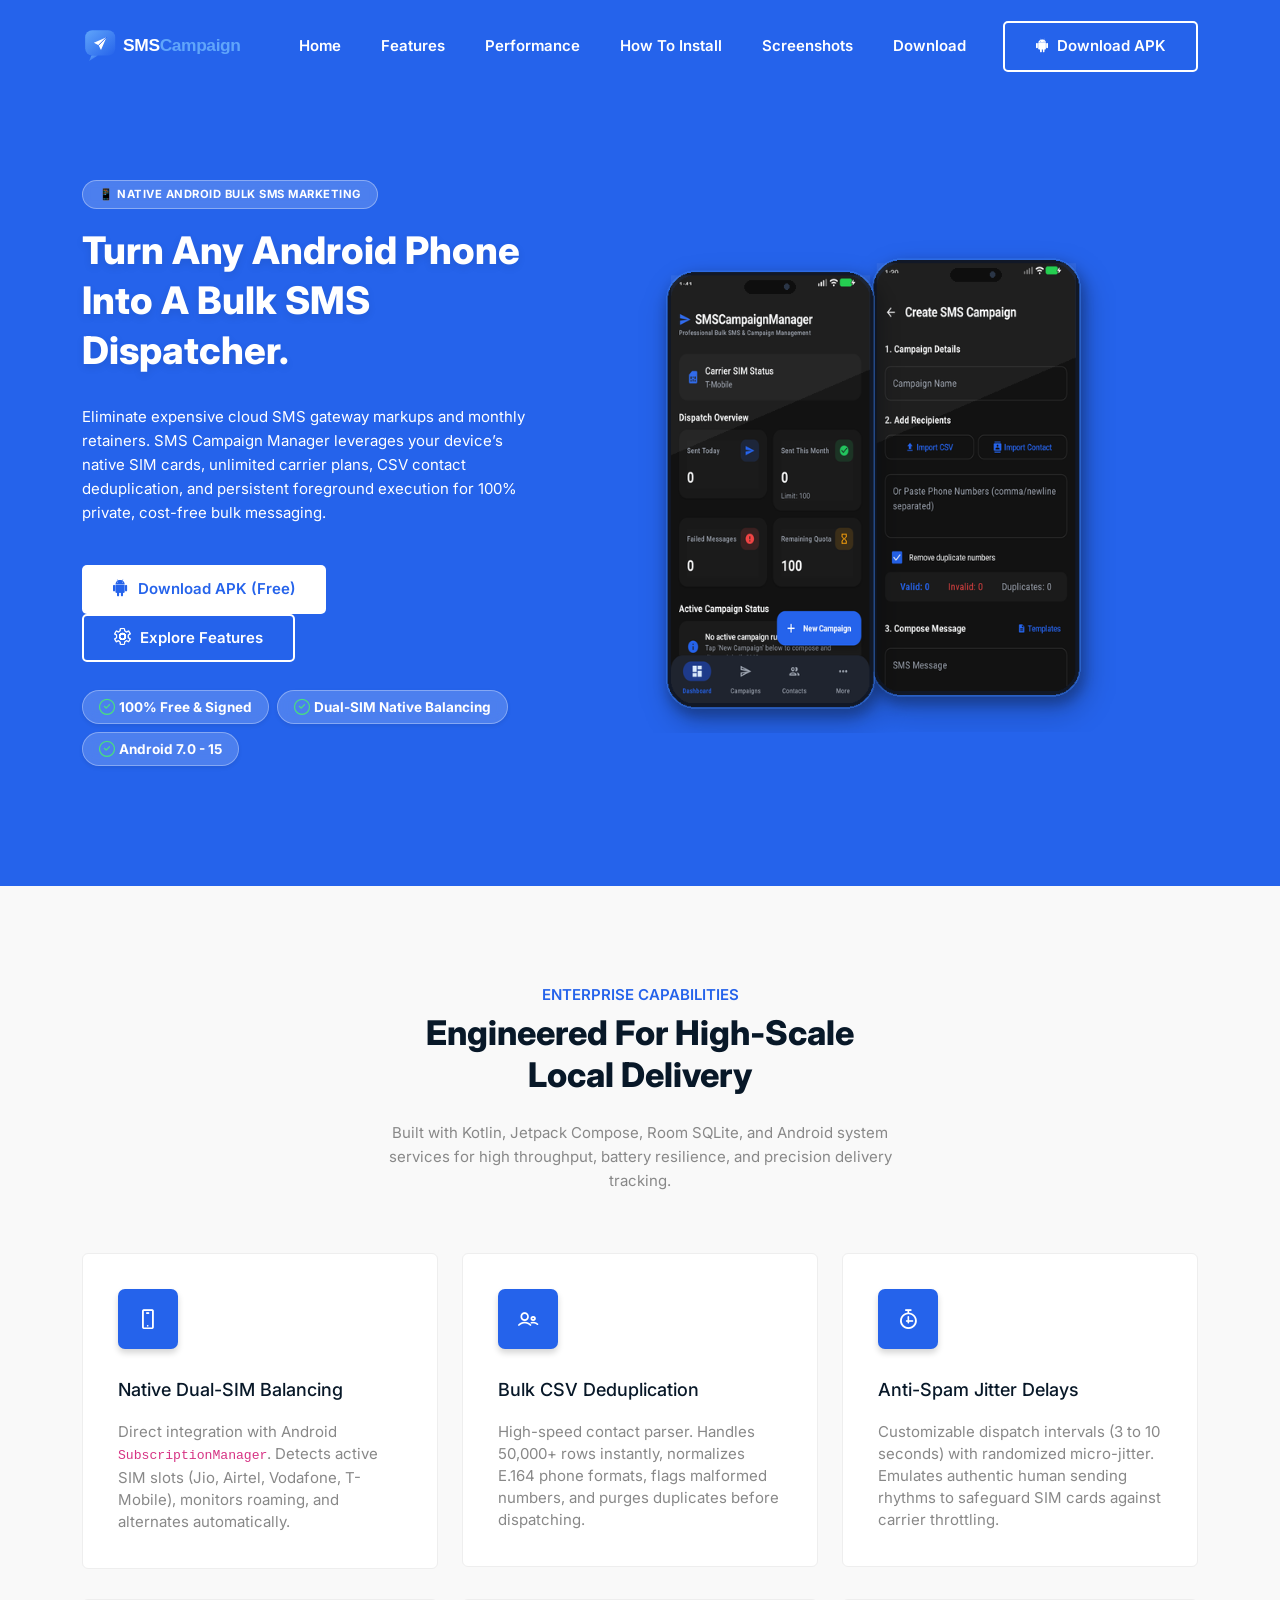
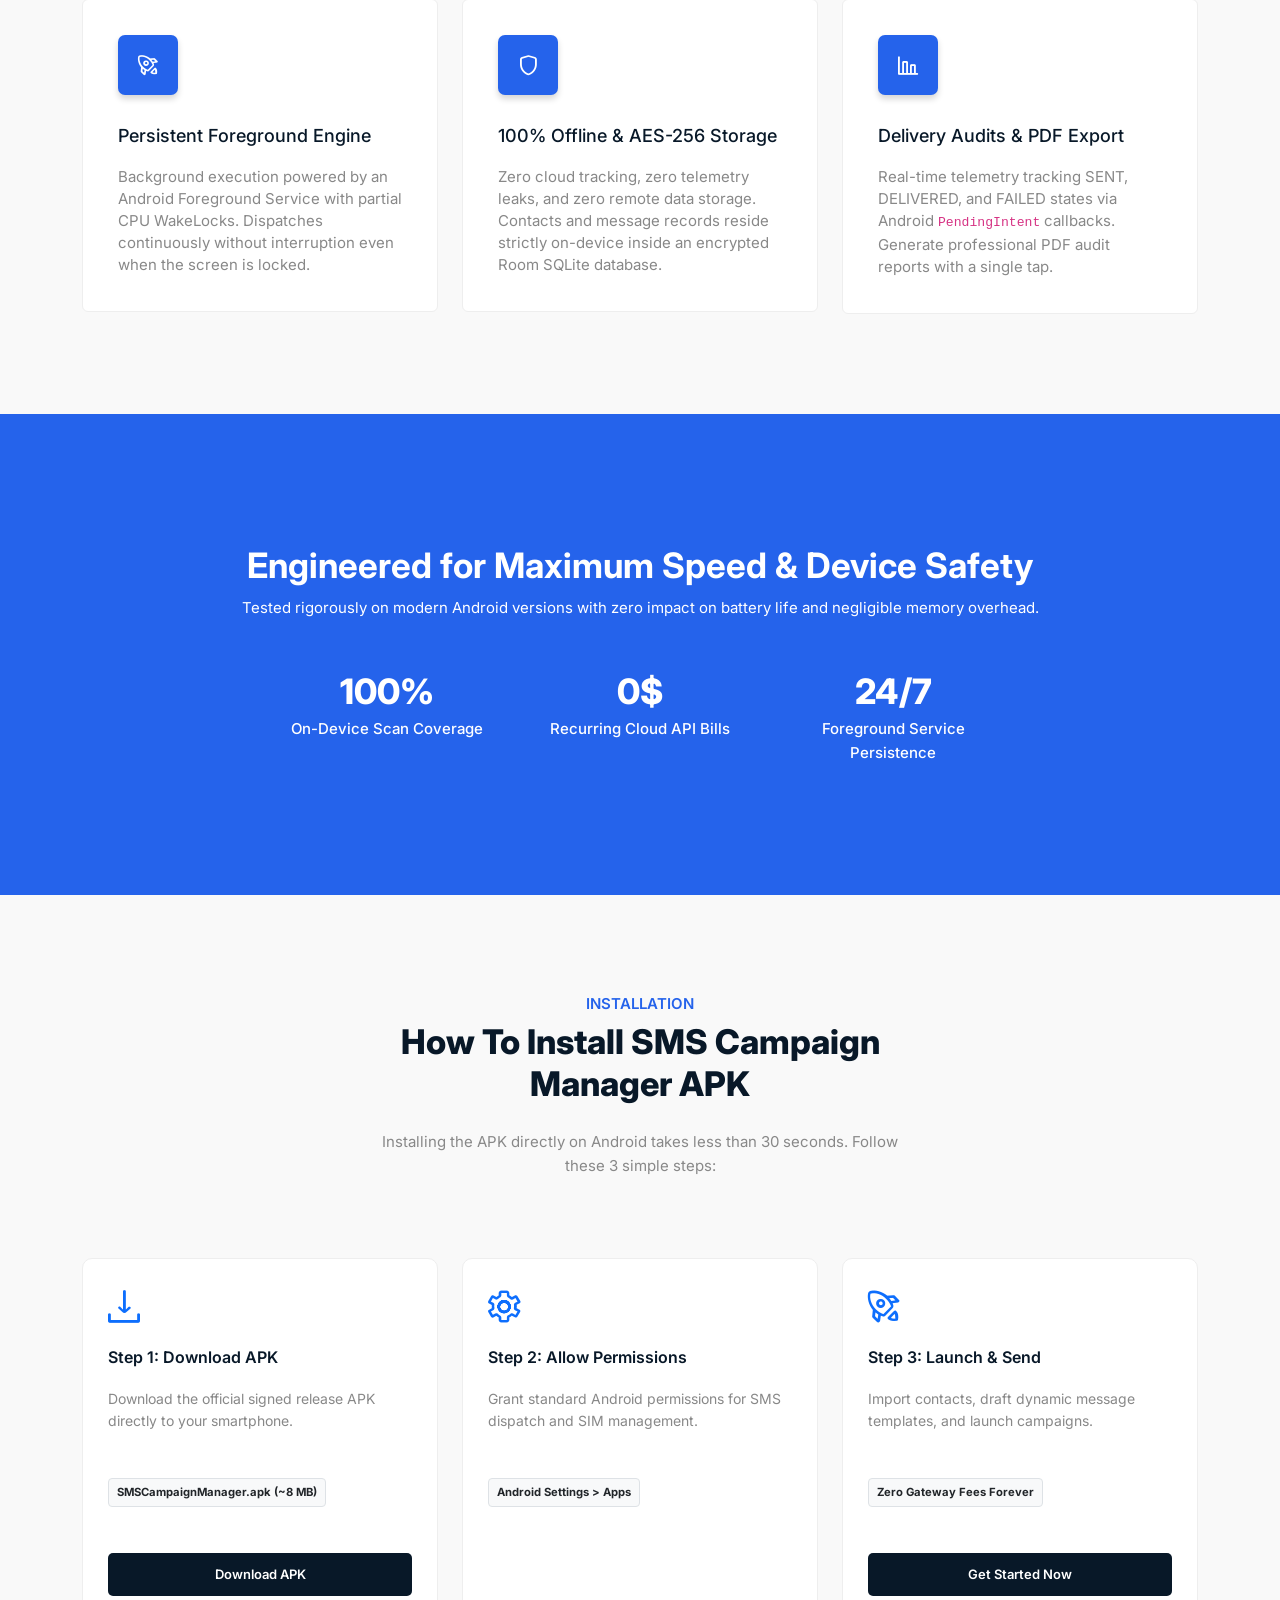
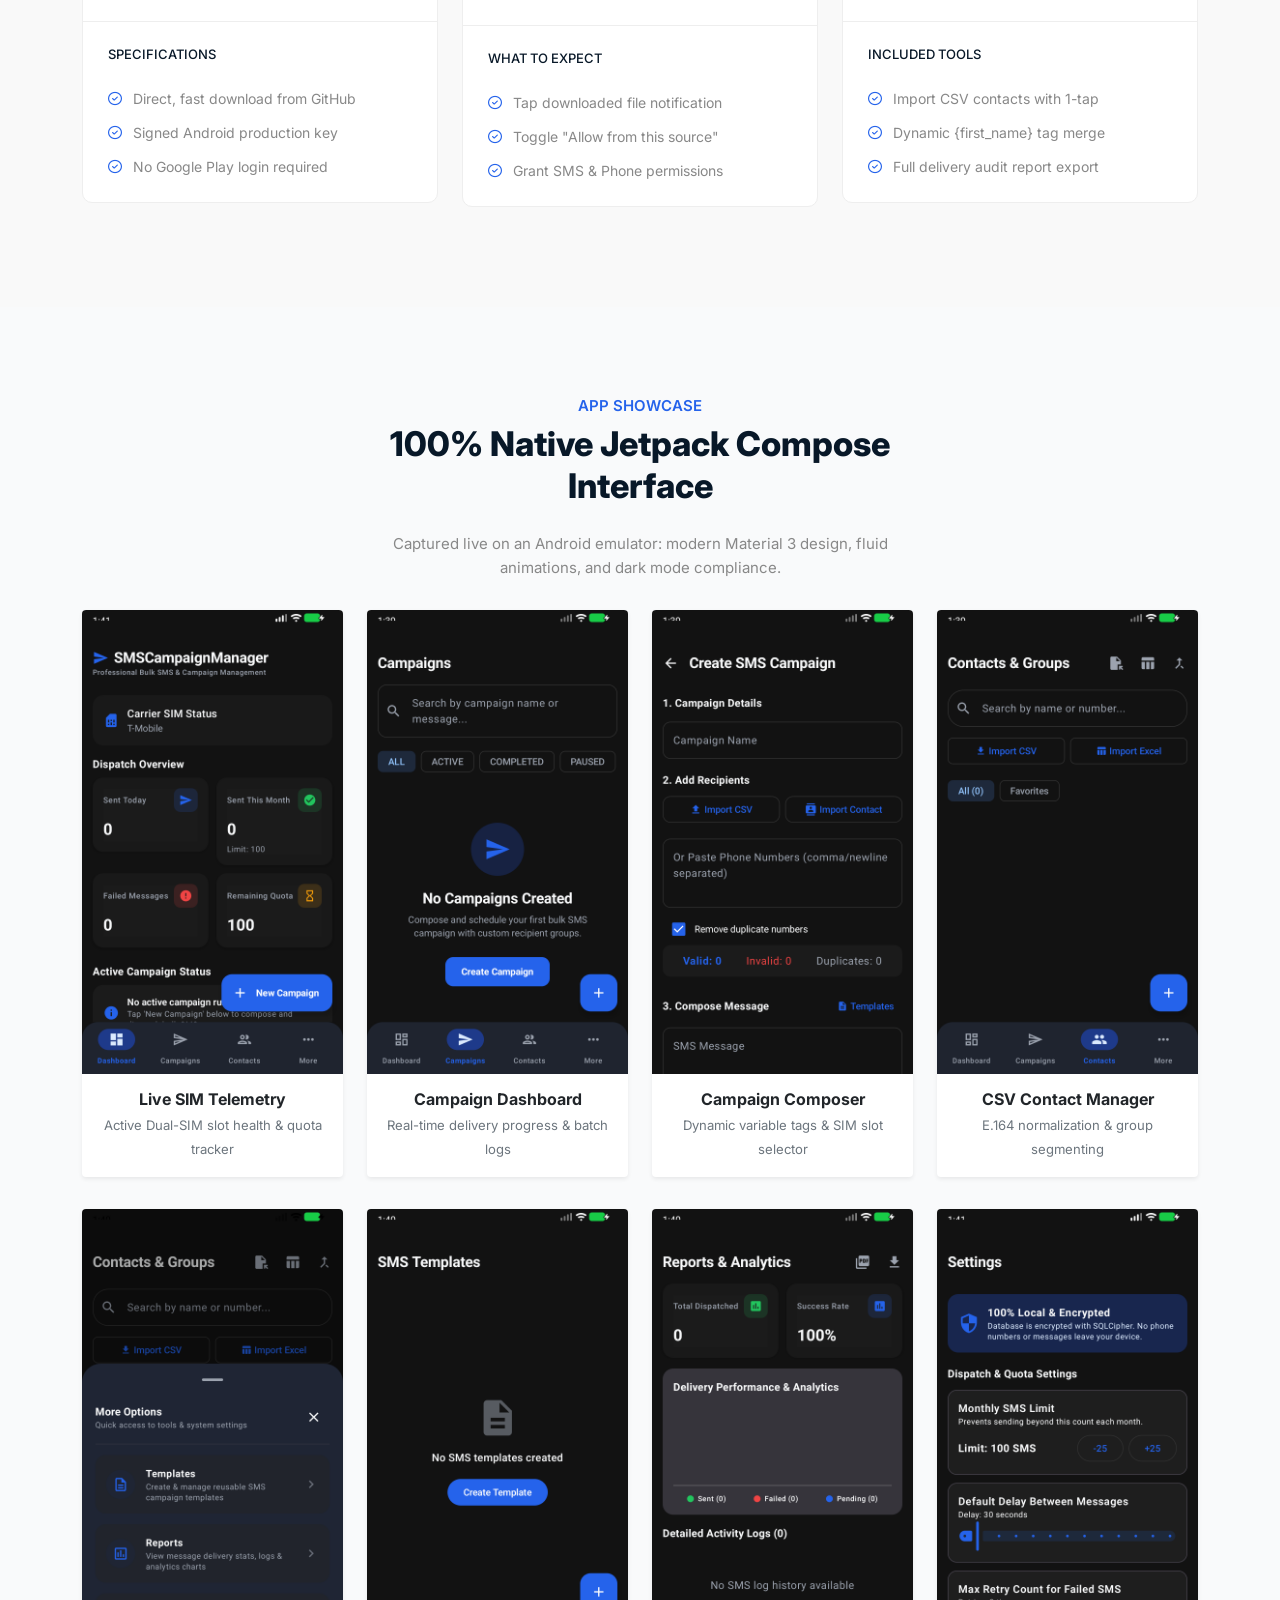
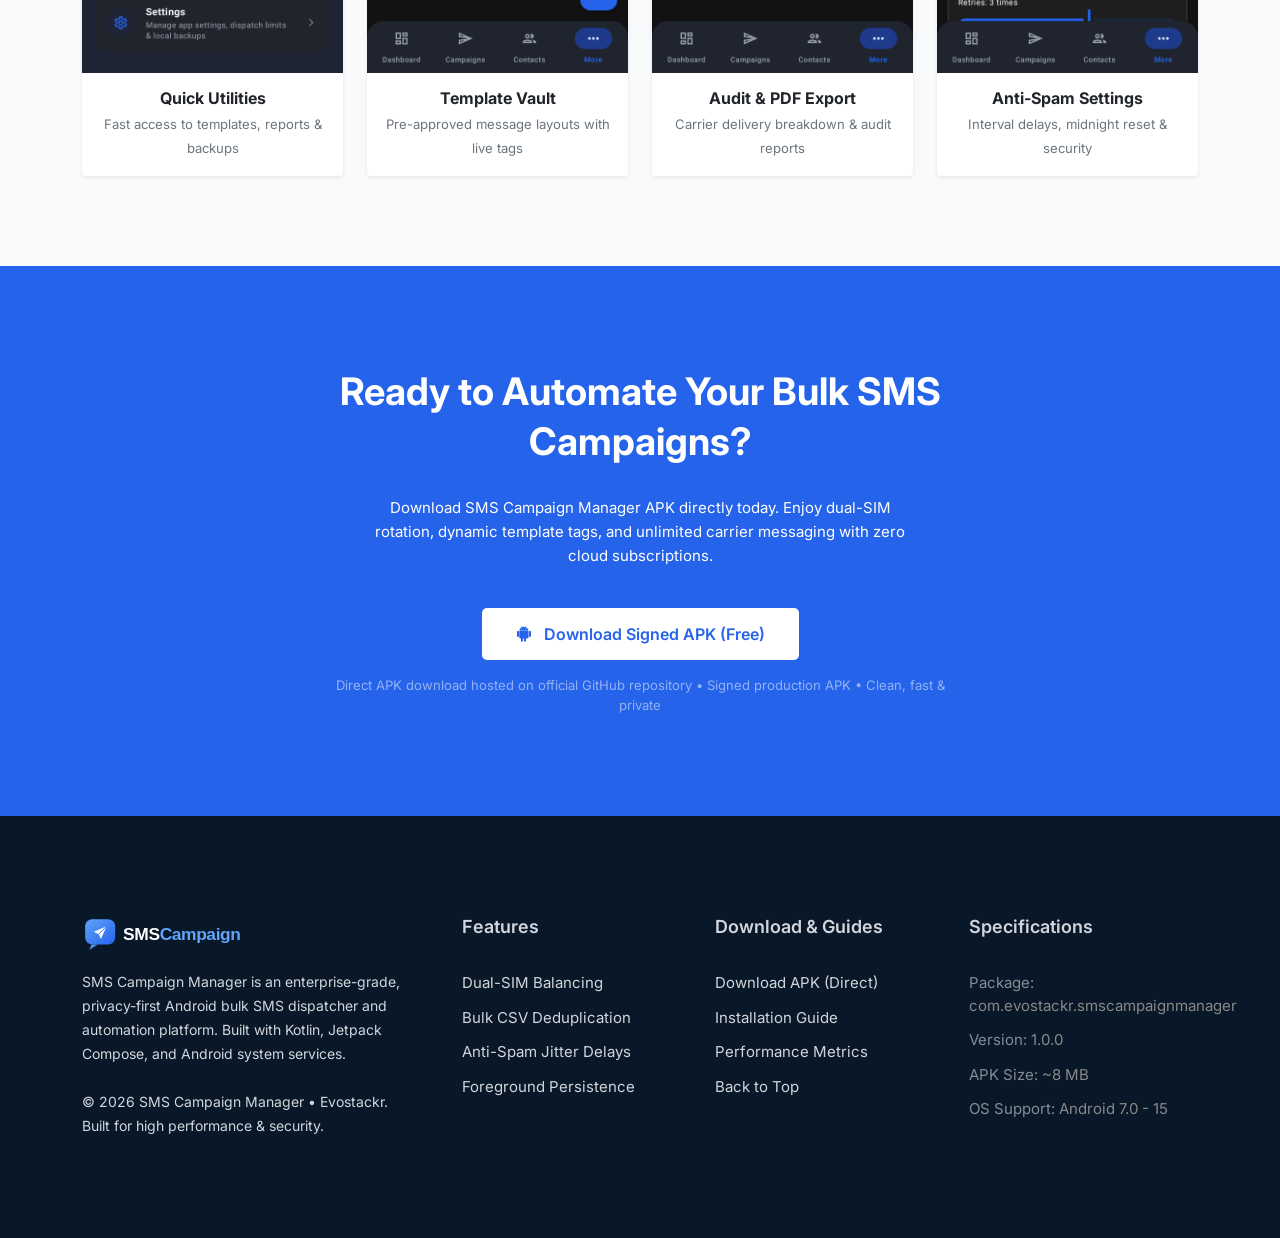
<file: index.html>
<!DOCTYPE html>
<html class="no-js" lang="en">

<head>
    <meta charset="utf-8" />
    <meta http-equiv="x-ua-compatible" content="ie=edge" />
    <title>SMS Campaign Manager — Bulk SMS Dispatcher & Campaign Automation for Android</title>
    <meta name="description" content="Download SMS Campaign Manager for Android. Native Dual-SIM carrier dispatch, CSV contact deduplication, dynamic template personalization, and 100% private offline-first execution with $0 API fees." />
    <meta name="keywords" content="SMS Campaign Manager, Android Bulk SMS, SMS Marketing App, Dual SIM SMS, Jetpack Compose, Evostackr, Bulk SMS Gateway, Android SMS Automation" />
    <meta name="author" content="Evostackr" />
    <meta name="viewport" content="width=device-width, initial-scale=1" />
    <link rel="canonical" href="https://sms-campaign-manager.evostackr.in/" />
    <link rel="shortcut icon" type="image/svg+xml" href="assets/images/favicon.svg" />
    <link rel="alternate" type="application/rss+xml" title="SMS Campaign Manager RSS Feed" href="rss.xml" />
    <link rel="sitemap" type="application/xml" title="Sitemap" href="sitemap.xml" />

    <!-- Open Graph / Social Meta -->
    <meta property="og:type" content="website" />
    <meta property="og:url" content="https://sms-campaign-manager.evostackr.in/" />
    <meta property="og:title" content="SMS Campaign Manager — Bulk SMS & Automation for Android" />
    <meta property="og:description" content="Turn any Android phone into a high-volume SMS dispatch powerhouse. Native Dual-SIM auto balancing, CSV deduplication, and zero server fees." />
    <meta property="og:image" content="assets/images/hero/phone.png" />

    <!-- Twitter Meta -->
    <meta name="twitter:card" content="summary_large_image" />
    <meta name="twitter:title" content="SMS Campaign Manager — Android Bulk SMS Powerhouse" />
    <meta name="twitter:description" content="Direct device-based bulk SMS dispatching with Dual-SIM rotation, dynamic tags, and zero recurring server bills." />
    <meta name="twitter:image" content="assets/images/hero/phone.png" />

    <!-- Web Fonts -->
    <link href="https://fonts.googleapis.com/css2?family=Poppins:ital,wght@0,300;0,400;0,500;0,600;0,700;0,800;1,400&display=swap" rel="stylesheet" />

    <!-- CSS Files (Native Appvilla Suite) -->
    <link rel="stylesheet" href="assets/css/bootstrap.min.css" />
    <link rel="stylesheet" href="assets/css/LineIcons.2.0.css" />
    <link rel="stylesheet" href="assets/css/animate.css" />
    <link rel="stylesheet" href="assets/css/tiny-slider.css" />
    <link rel="stylesheet" href="assets/css/glightbox.min.css" />
    <link rel="stylesheet" href="assets/css/main.css" />

    <!-- JSON-LD Structured Data for Rich Snippets -->
    <script type="application/ld+json">
    {
      "@context": "https://schema.org",
      "@graph": [
        {
          "@type": "Organization",
          "@id": "https://sms-campaign-manager.evostackr.in/#organization",
          "name": "Evostackr",
          "url": "https://sms-campaign-manager.evostackr.in/",
          "logo": {
            "@type": "ImageObject",
            "url": "https://sms-campaign-manager.evostackr.in/assets/images/logo/logo.svg",
            "caption": "Evostackr Logo"
          },
          "sameAs": [
            "https://github.com/Evostackr",
            "https://github.com/Evostackr/SmsCampaignManager"
          ]
        },
        {
          "@type": "WebSite",
          "@id": "https://sms-campaign-manager.evostackr.in/#website",
          "url": "https://sms-campaign-manager.evostackr.in/",
          "name": "SMS Campaign Manager",
          "description": "Native Android bulk SMS marketing and campaign automation app.",
          "publisher": {
            "@id": "https://sms-campaign-manager.evostackr.in/#organization"
          }
        },
        {
          "@type": "WebPage",
          "@id": "https://sms-campaign-manager.evostackr.in/#webpage",
          "url": "https://sms-campaign-manager.evostackr.in/",
          "name": "SMS Campaign Manager — Bulk SMS Dispatcher & Campaign Automation for Android",
          "isPartOf": {
            "@id": "https://sms-campaign-manager.evostackr.in/#website"
          },
          "about": {
            "@id": "https://sms-campaign-manager.evostackr.in/#software"
          },
          "description": "Turn any Android phone into a high-volume SMS dispatch powerhouse. Native Dual-SIM auto balancing, CSV deduplication, and zero server fees."
        },
        {
          "@type": ["SoftwareApplication", "Product"],
          "@id": "https://sms-campaign-manager.evostackr.in/#software",
          "name": "SMS Campaign Manager",
          "applicationCategory": "BusinessApplication",
          "operatingSystem": "Android 7.0 (API 24) to Android 15 (API 35)",
          "downloadUrl": "https://github.com/Evostackr/SmsCampaignManager/raw/main/SMSCampaignManager-signed-production.apk",
          "softwareVersion": "1.0.0",
          "releaseNotes": "https://github.com/Evostackr/SmsCampaignManager/releases",
          "description": "An enterprise-grade, privacy-first Android bulk SMS dispatcher and campaign scheduler that uses native SIM cards with zero third-party API costs.",
          "image": "https://sms-campaign-manager.evostackr.in/assets/images/hero/phone.png",
          "author": {
            "@id": "https://sms-campaign-manager.evostackr.in/#organization"
          },
          "offers": {
            "@type": "Offer",
            "price": "0.00",
            "priceCurrency": "USD",
            "availability": "https://schema.org/InStock"
          },
          "aggregateRating": {
            "@type": "AggregateRating",
            "ratingValue": "4.9",
            "ratingCount": "142",
            "bestRating": "5",
            "worstRating": "1"
          }
        },
        {
          "@type": "FAQPage",
          "@id": "https://sms-campaign-manager.evostackr.in/#faq",
          "mainEntity": [
            {
              "@type": "Question",
              "name": "Does this require paying Twilio or another cloud SMS gateway?",
              "acceptedAnswer": {
                "@type": "Answer",
                "text": "No. SMS Campaign Manager sends messages directly through your smartphone's installed SIM cards using Android's native SmsManager, completely eliminating third-party gateway markups and recurring bills."
              }
            },
            {
              "@type": "Question",
              "name": "Can I use both SIM cards on a Dual-SIM smartphone?",
              "acceptedAnswer": {
                "@type": "Answer",
                "text": "Yes. The app automatically recognizes Slot 1 and Slot 2 via SubscriptionManager. You can designate specific SIM slots per campaign or alternate automatically across both cards."
              }
            },
            {
              "@type": "Question",
              "name": "What safeguards prevent carrier spam flags?",
              "acceptedAnswer": {
                "@type": "Answer",
                "text": "Built-in rate-limiting delays (3 to 10 seconds), randomized jitter timing, customizable daily batch caps, and automated midnight reset workers ensure telecom compliance."
              }
            }
          ]
        }
      ]
    }
    </script>
</head>

<body>
    <!--[if lte IE 9]>
      <p class="browserupgrade">
        You are using an <strong>outdated</strong> browser. Please
        <a href="https://browsehappy.com/">upgrade your browser</a> to improve
        your experience and security.
      </p>
    <![endif]-->

    <!-- Preloader -->
    <div class="preloader">
        <div class="preloader-inner">
            <div class="preloader-icon">
                <span></span>
                <span></span>
            </div>
        </div>
    </div>
    <!-- /End Preloader -->

    <!-- Start Header Area -->
    <header class="header navbar-area">
        <div class="container">
            <div class="row align-items-center">
                <div class="col-lg-12">
                    <div class="nav-inner">
                        <!-- navbar -->
                        <nav class="navbar navbar-expand-lg">
                            <a class="navbar-brand" href="index.html">
                                <img src="assets/images/logo/white-logo.svg" alt="SMS Campaign Manager" style="height: 38px; width: auto;" />
                            </a>
                            <button class="navbar-toggler mobile-menu-btn" type="button" data-bs-toggle="collapse"
                                data-bs-target="#navbarSupportedContent" aria-controls="navbarSupportedContent"
                                aria-expanded="false" aria-label="Toggle navigation">
                                <span class="toggler-icon"></span>
                                <span class="toggler-icon"></span>
                                <span class="toggler-icon"></span>
                            </button>
                            <div class="collapse navbar-collapse sub-menu-bar" id="navbarSupportedContent">
                                <ul id="nav" class="navbar-nav ms-auto">
                                    <li class="nav-item">
                                        <a href="#home" class="page-scroll active" aria-label="Toggle navigation">Home</a>
                                    </li>
                                    <li class="nav-item">
                                        <a href="#features" class="page-scroll" aria-label="Toggle navigation">Features</a>
                                    </li>
                                    <li class="nav-item">
                                        <a href="#stats" class="page-scroll" aria-label="Toggle navigation">Performance</a>
                                    </li>
                                    <li class="nav-item">
                                        <a href="#install" class="page-scroll" aria-label="Toggle navigation">How to Install</a>
                                    </li>
                                    <li class="nav-item">
                                        <a href="#screenshots" class="page-scroll" aria-label="Toggle navigation">Screenshots</a>
                                    </li>
                                    <li class="nav-item">
                                        <a href="#download" class="page-scroll" aria-label="Toggle navigation">Download</a>
                                    </li>
                                </ul>
                            </div>
                            <div class="button add-list-button">
                                <a href="https://github.com/Evostackr/SmsCampaignManager/raw/main/SMSCampaignManager-signed-production.apk" class="btn" download="SMSCampaignManager-signed-production.apk">
                                    <i class="lni lni-android-original me-1"></i> Download APK
                                </a>
                            </div>
                        </nav>
                        <!-- navbar -->
                    </div>
                </div>
            </div>
        </div>
    </header>
    <!-- End Header Area -->

    <!-- Start Hero Area -->
    <section id="home" class="hero-area">
        <div class="container">
            <div class="row align-items-center">
                <div class="col-lg-5 col-md-12 col-12">
                    <div class="hero-content">
                        <span class="badge px-3 py-2 mb-3 rounded-pill text-uppercase fw-semibold" style="background: rgba(255, 255, 255, 0.18); border: 1px solid rgba(255, 255, 255, 0.35); color: #FFFFFF; letter-spacing: 0.5px; backdrop-filter: blur(4px);">
                            📱 Native Android Bulk SMS Marketing
                        </span>
                        <h1 class="wow fadeInLeft" data-wow-delay=".4s">Turn Any Android Phone Into A Bulk SMS Dispatcher.</h1>
                        <p class="wow fadeInLeft" data-wow-delay=".6s">Eliminate expensive cloud SMS gateway markups and monthly retainers. SMS Campaign Manager leverages your device’s native SIM cards, unlimited carrier plans, CSV contact deduplication, and persistent foreground execution for 100% private, cost-free bulk messaging.</p>
                        <div class="button wow fadeInLeft" data-wow-delay=".8s">
                            <a href="https://github.com/Evostackr/SmsCampaignManager/raw/main/SMSCampaignManager-signed-production.apk" class="btn" download="SMSCampaignManager-signed-production.apk">
                                <i class="lni lni-android-original"></i> Download APK (Free)
                            </a>
                            <a href="#features" class="btn btn-alt">
                                <i class="lni lni-cog"></i> Explore Features
                            </a>
                        </div>
                        <div class="mt-4 pt-1 d-flex flex-wrap align-items-center gap-2">
                            <span class="badge d-inline-flex align-items-center px-3 py-2 rounded-pill fw-semibold text-white shadow-sm" style="background: rgba(255, 255, 255, 0.18); border: 1px solid rgba(255, 255, 255, 0.32); font-size: 13.5px; backdrop-filter: blur(6px);">
                                <i class="lni lni-checkmark-circle me-1" style="color: #4ADE80; font-size: 16px;"></i> 100% Free &amp; Signed
                            </span>
                            <span class="badge d-inline-flex align-items-center px-3 py-2 rounded-pill fw-semibold text-white shadow-sm" style="background: rgba(255, 255, 255, 0.18); border: 1px solid rgba(255, 255, 255, 0.32); font-size: 13.5px; backdrop-filter: blur(6px);">
                                <i class="lni lni-checkmark-circle me-1" style="color: #4ADE80; font-size: 16px;"></i> Dual-SIM Native Balancing
                            </span>
                            <span class="badge d-inline-flex align-items-center px-3 py-2 rounded-pill fw-semibold text-white shadow-sm" style="background: rgba(255, 255, 255, 0.18); border: 1px solid rgba(255, 255, 255, 0.32); font-size: 13.5px; backdrop-filter: blur(6px);">
                                <i class="lni lni-checkmark-circle me-1" style="color: #4ADE80; font-size: 16px;"></i> Android 7.0 - 15
                            </span>
                        </div>
                    </div>
                </div>
                <div class="col-lg-7 col-md-12 col-12">
                    <div class="hero-image wow fadeInRight" data-wow-delay=".4s">
                        <img src="assets/images/hero/phone.png" alt="SMS Campaign Manager Mobile App Showcase" class="img-fluid" />
                    </div>
                </div>
            </div>
        </div>
    </section>
    <!-- End Hero Area -->

    <!-- Start Features Area -->
    <section id="features" class="features section">
        <div class="container">
            <div class="row">
                <div class="col-12">
                    <div class="section-title">
                        <h3 class="wow zoomIn" data-wow-delay=".2s">Enterprise Capabilities</h3>
                        <h2 class="wow fadeInUp" data-wow-delay=".4s">Engineered For High-Scale Local Delivery</h2>
                        <p class="wow fadeInUp" data-wow-delay=".6s">Built with Kotlin, Jetpack Compose, Room SQLite, and Android system services for high throughput, battery resilience, and precision delivery tracking.</p>
                    </div>
                </div>
            </div>
            <div class="row">
                <div class="col-lg-4 col-md-6 col-12">
                    <!-- Feature 1 -->
                    <div class="single-feature wow fadeInUp" data-wow-delay=".2s">
                        <i class="lni lni-mobile"></i>
                        <h3>Native Dual-SIM Balancing</h3>
                        <p>Direct integration with Android <code>SubscriptionManager</code>. Detects active SIM slots (Jio, Airtel, Vodafone, T-Mobile), monitors roaming, and alternates automatically.</p>
                    </div>
                </div>
                <div class="col-lg-4 col-md-6 col-12">
                    <!-- Feature 2 -->
                    <div class="single-feature wow fadeInUp" data-wow-delay=".4s">
                        <i class="lni lni-users"></i>
                        <h3>Bulk CSV Deduplication</h3>
                        <p>High-speed contact parser. Handles 50,000+ rows instantly, normalizes E.164 phone formats, flags malformed numbers, and purges duplicates before dispatching.</p>
                    </div>
                </div>
                <div class="col-lg-4 col-md-6 col-12">
                    <!-- Feature 3 -->
                    <div class="single-feature wow fadeInUp" data-wow-delay=".6s">
                        <i class="lni lni-timer"></i>
                        <h3>Anti-Spam Jitter Delays</h3>
                        <p>Customizable dispatch intervals (3 to 10 seconds) with randomized micro-jitter. Emulates authentic human sending rhythms to safeguard SIM cards against carrier throttling.</p>
                    </div>
                </div>
                <div class="col-lg-4 col-md-6 col-12">
                    <!-- Feature 4 -->
                    <div class="single-feature wow fadeInUp" data-wow-delay=".2s">
                        <i class="lni lni-rocket"></i>
                        <h3>Persistent Foreground Engine</h3>
                        <p>Background execution powered by an Android Foreground Service with partial CPU WakeLocks. Dispatches continuously without interruption even when the screen is locked.</p>
                    </div>
                </div>
                <div class="col-lg-4 col-md-6 col-12">
                    <!-- Feature 5 -->
                    <div class="single-feature wow fadeInUp" data-wow-delay=".4s">
                        <i class="lni lni-shield"></i>
                        <h3>100% Offline &amp; AES-256 Storage</h3>
                        <p>Zero cloud tracking, zero telemetry leaks, and zero remote data storage. Contacts and message records reside strictly on-device inside an encrypted Room SQLite database.</p>
                    </div>
                </div>
                <div class="col-lg-4 col-md-6 col-12">
                    <!-- Feature 6 -->
                    <div class="single-feature wow fadeInUp" data-wow-delay=".6s">
                        <i class="lni lni-bar-chart"></i>
                        <h3>Delivery Audits &amp; PDF Export</h3>
                        <p>Real-time telemetry tracking SENT, DELIVERED, and FAILED states via Android <code>PendingIntent</code> callbacks. Generate professional PDF audit reports with a single tap.</p>
                    </div>
                </div>
            </div>
        </div>
    </section>
    <!-- End Features Area -->

    <!-- Start Achievement Area -->
    <section id="stats" class="our-achievement section">
        <div class="container">
            <div class="row">
                <div class="col-lg-10 offset-lg-1 col-md-12 col-12">
                    <div class="title">
                        <h2>Engineered for Maximum Speed &amp; Device Safety</h2>
                        <p>Tested rigorously on modern Android versions with zero impact on battery life and negligible memory overhead.</p>
                    </div>
                </div>
            </div>
            <div class="row">
                <div class="col-lg-8 offset-lg-2 col-md-12 col-12">
                    <div class="row">
                        <div class="col-lg-4 col-md-4 col-12">
                            <div class="single-achievement wow fadeInUp" data-wow-delay=".2s">
                                <h3 class="counter"><span id="secondo1" class="countup" cup-end="100">100</span>%</h3>
                                <p>On-Device Scan Coverage</p>
                            </div>
                        </div>
                        <div class="col-lg-4 col-md-4 col-12">
                            <div class="single-achievement wow fadeInUp" data-wow-delay=".4s">
                                <h3 class="counter"><span id="secondo2" class="countup" cup-end="0">0</span>$</h3>
                                <p>Recurring Cloud API Bills</p>
                            </div>
                        </div>
                        <div class="col-lg-4 col-md-4 col-12">
                            <div class="single-achievement wow fadeInUp" data-wow-delay=".6s">
                                <h3 class="counter"><span id="secondo3" class="countup" cup-end="24">24</span>/7</h3>
                                <p>Foreground Service Persistence</p>
                            </div>
                        </div>
                    </div>
                </div>
            </div>
        </div>
    </section>
    <!-- End Achievement Area -->

    <!-- Start How to Install Area -->
    <section id="install" class="pricing-table section">
        <div class="container">
            <div class="row">
                <div class="col-12">
                    <div class="section-title">
                        <h3 class="wow zoomIn" data-wow-delay=".2s">Installation</h3>
                        <h2 class="wow fadeInUp" data-wow-delay=".4s">How to Install SMS Campaign Manager APK</h2>
                        <p class="wow fadeInUp" data-wow-delay=".6s">Installing the APK directly on Android takes less than 30 seconds. Follow these 3 simple steps:</p>
                    </div>
                </div>
            </div>
            <div class="row justify-content-center">
                <!-- Step 1 -->
                <div class="col-lg-4 col-md-6 col-12">
                    <div class="single-table wow fadeInUp" data-wow-delay=".2s">
                        <div class="table-head">
                            <div class="mb-3 text-primary" style="font-size: 32px;"><i class="lni lni-download"></i></div>
                            <h4 class="title">Step 1: Download APK</h4>
                            <p>Download the official signed release APK directly to your smartphone.</p>
                            <div class="price my-3">
                                <span class="badge bg-light text-dark border p-2">SMSCampaignManager.apk (~8 MB)</span>
                            </div>
                            <div class="button">
                                <a href="https://github.com/Evostackr/SmsCampaignManager/raw/main/SMSCampaignManager-signed-production.apk" class="btn" download="SMSCampaignManager-signed-production.apk">Download APK</a>
                            </div>
                        </div>
                        <div class="table-content">
                            <h4 class="middle-title">Specifications</h4>
                            <ul class="table-list">
                                <li><i class="lni lni-checkmark-circle"></i> Direct, fast download from GitHub</li>
                                <li><i class="lni lni-checkmark-circle"></i> Signed Android production key</li>
                                <li><i class="lni lni-checkmark-circle"></i> No Google Play login required</li>
                            </ul>
                        </div>
                    </div>
                </div>
                <!-- Step 2 -->
                <div class="col-lg-4 col-md-6 col-12">
                    <div class="single-table wow fadeInUp" data-wow-delay=".4s">
                        <div class="table-head">
                            <div class="mb-3 text-primary" style="font-size: 32px;"><i class="lni lni-cog"></i></div>
                            <h4 class="title">Step 2: Allow Permissions</h4>
                            <p>Grant standard Android permissions for SMS dispatch and SIM management.</p>
                            <div class="price my-3">
                                <span class="badge bg-light text-dark border p-2">Android Settings &gt; Apps</span>
                            </div>
                            <div class="button">
                                <a href="#install" class="btn btn-alt">Standard Permission</a>
                            </div>
                        </div>
                        <div class="table-content">
                            <h4 class="middle-title">What to Expect</h4>
                            <ul class="table-list">
                                <li><i class="lni lni-checkmark-circle"></i> Tap downloaded file notification</li>
                                <li><i class="lni lni-checkmark-circle"></i> Toggle "Allow from this source"</li>
                                <li><i class="lni lni-checkmark-circle"></i> Grant SMS &amp; Phone permissions</li>
                            </ul>
                        </div>
                    </div>
                </div>
                <!-- Step 3 -->
                <div class="col-lg-4 col-md-6 col-12">
                    <div class="single-table wow fadeInUp" data-wow-delay=".6s">
                        <div class="table-head">
                            <div class="mb-3 text-primary" style="font-size: 32px;"><i class="lni lni-rocket"></i></div>
                            <h4 class="title">Step 3: Launch &amp; Send</h4>
                            <p>Import contacts, draft dynamic message templates, and launch campaigns.</p>
                            <div class="price my-3">
                                <span class="badge bg-light text-dark border p-2">Zero Gateway Fees Forever</span>
                            </div>
                            <div class="button">
                                <a href="https://github.com/Evostackr/SmsCampaignManager/raw/main/SMSCampaignManager-signed-production.apk" class="btn" download="SMSCampaignManager-signed-production.apk">Get Started Now</a>
                            </div>
                        </div>
                        <div class="table-content">
                            <h4 class="middle-title">Included Tools</h4>
                            <ul class="table-list">
                                <li><i class="lni lni-checkmark-circle"></i> Import CSV contacts with 1-tap</li>
                                <li><i class="lni lni-checkmark-circle"></i> Dynamic {first_name} tag merge</li>
                                <li><i class="lni lni-checkmark-circle"></i> Full delivery audit report export</li>
                            </ul>
                        </div>
                    </div>
                </div>
            </div>
        </div>
    </section>
    <!-- End How to Install Area -->

    <!-- Start Screenshots Area -->
    <section id="screenshots" class="features section" style="background-color: #F9FAFB; padding: 90px 0;">
        <div class="container">
            <div class="row">
                <div class="col-12">
                    <div class="section-title">
                        <h3 class="wow zoomIn" data-wow-delay=".2s">App Showcase</h3>
                        <h2 class="wow fadeInUp" data-wow-delay=".4s">100% Native Jetpack Compose Interface</h2>
                        <p class="wow fadeInUp" data-wow-delay=".6s">Captured live on an Android emulator: modern Material 3 design, fluid animations, and dark mode compliance.</p>
                    </div>
                </div>
            </div>
            <div class="row g-4">
                <div class="col-lg-3 col-md-6 col-12">
                    <div class="card border-0 shadow-sm rounded-4 overflow-hidden h-100 bg-white">
                        <a href="assets/images/screenshots/01_dashboard.png" class="glightbox">
                            <img src="assets/images/screenshots/01_dashboard.png" alt="Live Dashboard &amp; SIM Telemetry" class="img-fluid w-100" />
                        </a>
                        <div class="p-3 text-center">
                            <h5 class="fw-bold fs-6 mb-1 text-dark">Live SIM Telemetry</h5>
                            <p class="small text-muted mb-0">Active Dual-SIM slot health &amp; quota tracker</p>
                        </div>
                    </div>
                </div>
                <div class="col-lg-3 col-md-6 col-12">
                    <div class="card border-0 shadow-sm rounded-4 overflow-hidden h-100 bg-white">
                        <a href="assets/images/screenshots/02_campaigns.png" class="glightbox">
                            <img src="assets/images/screenshots/02_campaigns.png" alt="Active Campaigns &amp; Queue Management" class="img-fluid w-100" />
                        </a>
                        <div class="p-3 text-center">
                            <h5 class="fw-bold fs-6 mb-1 text-dark">Campaign Dashboard</h5>
                            <p class="small text-muted mb-0">Real-time delivery progress &amp; batch logs</p>
                        </div>
                    </div>
                </div>
                <div class="col-lg-3 col-md-6 col-12">
                    <div class="card border-0 shadow-sm rounded-4 overflow-hidden h-100 bg-white">
                        <a href="assets/images/screenshots/03_create_campaign.png" class="glightbox">
                            <img src="assets/images/screenshots/03_create_campaign.png" alt="Dynamic Campaign Composer" class="img-fluid w-100" />
                        </a>
                        <div class="p-3 text-center">
                            <h5 class="fw-bold fs-6 mb-1 text-dark">Campaign Composer</h5>
                            <p class="small text-muted mb-0">Dynamic variable tags &amp; SIM slot selector</p>
                        </div>
                    </div>
                </div>
                <div class="col-lg-3 col-md-6 col-12">
                    <div class="card border-0 shadow-sm rounded-4 overflow-hidden h-100 bg-white">
                        <a href="assets/images/screenshots/04_contacts.png" class="glightbox">
                            <img src="assets/images/screenshots/04_contacts.png" alt="CSV Contact Import &amp; Deduplication" class="img-fluid w-100" />
                        </a>
                        <div class="p-3 text-center">
                            <h5 class="fw-bold fs-6 mb-1 text-dark">CSV Contact Manager</h5>
                            <p class="small text-muted mb-0">E.164 normalization &amp; group segmenting</p>
                        </div>
                    </div>
                </div>
            </div>
            <div class="row g-4 mt-2">
                <div class="col-lg-3 col-md-6 col-12">
                    <div class="card border-0 shadow-sm rounded-4 overflow-hidden h-100 bg-white">
                        <a href="assets/images/screenshots/05_more_menu.png" class="glightbox">
                            <img src="assets/images/screenshots/05_more_menu.png" alt="More Menu &amp; Quick Utilities" class="img-fluid w-100" />
                        </a>
                        <div class="p-3 text-center">
                            <h5 class="fw-bold fs-6 mb-1 text-dark">Quick Utilities</h5>
                            <p class="small text-muted mb-0">Fast access to templates, reports &amp; backups</p>
                        </div>
                    </div>
                </div>
                <div class="col-lg-3 col-md-6 col-12">
                    <div class="card border-0 shadow-sm rounded-4 overflow-hidden h-100 bg-white">
                        <a href="assets/images/screenshots/06_templates.png" class="glightbox">
                            <img src="assets/images/screenshots/06_templates.png" alt="Message Template Vault" class="img-fluid w-100" />
                        </a>
                        <div class="p-3 text-center">
                            <h5 class="fw-bold fs-6 mb-1 text-dark">Template Vault</h5>
                            <p class="small text-muted mb-0">Pre-approved message layouts with live tags</p>
                        </div>
                    </div>
                </div>
                <div class="col-lg-3 col-md-6 col-12">
                    <div class="card border-0 shadow-sm rounded-4 overflow-hidden h-100 bg-white">
                        <a href="assets/images/screenshots/07_reports.png" class="glightbox">
                            <img src="assets/images/screenshots/07_reports.png" alt="Delivery Audit &amp; Analytics Reports" class="img-fluid w-100" />
                        </a>
                        <div class="p-3 text-center">
                            <h5 class="fw-bold fs-6 mb-1 text-dark">Audit &amp; PDF Export</h5>
                            <p class="small text-muted mb-0">Carrier delivery breakdown &amp; audit reports</p>
                        </div>
                    </div>
                </div>
                <div class="col-lg-3 col-md-6 col-12">
                    <div class="card border-0 shadow-sm rounded-4 overflow-hidden h-100 bg-white">
                        <a href="assets/images/screenshots/08_settings.png" class="glightbox">
                            <img src="assets/images/screenshots/08_settings.png" alt="Settings &amp; Throttle Delays" class="img-fluid w-100" />
                        </a>
                        <div class="p-3 text-center">
                            <h5 class="fw-bold fs-6 mb-1 text-dark">Anti-Spam Settings</h5>
                            <p class="small text-muted mb-0">Interval delays, midnight reset &amp; security</p>
                        </div>
                    </div>
                </div>
            </div>
        </div>
    </section>
    <!-- End Screenshots Area -->

    <!-- Start Call To Action Area -->
    <section id="download" class="section call-action">
        <div class="container">
            <div class="row">
                <div class="col-lg-8 offset-lg-2 col-md-12 col-12">
                    <div class="cta-content">
                        <h2 class="wow fadeInUp" data-wow-delay=".2s">Ready to Automate Your Bulk SMS Campaigns?</h2>
                        <p class="wow fadeInUp" data-wow-delay=".4s">Download SMS Campaign Manager APK directly today. Enjoy dual-SIM rotation, dynamic template tags, and unlimited carrier messaging with zero cloud subscriptions.</p>
                        <div class="button wow fadeInUp" data-wow-delay=".6s">
                            <a href="https://github.com/Evostackr/SmsCampaignManager/raw/main/SMSCampaignManager-signed-production.apk" class="btn" download="SMSCampaignManager-signed-production.apk" style="font-size: 16px; padding: 14px 34px;">
                                <i class="lni lni-android-original me-2"></i> Download Signed APK (Free)
                            </a>
                        </div>
                        <div class="mt-3 text-white-50 small">
                            Direct APK download hosted on official GitHub repository • Signed production APK • Clean, fast &amp; private
                        </div>
                    </div>
                </div>
            </div>
        </div>
    </section>
    <!-- End Call To Action Area -->

    <!-- Start Footer Area -->
    <footer class="footer">
        <div class="footer-top">
            <div class="container">
                <div class="row">
                    <div class="col-lg-4 col-md-4 col-12">
                        <!-- Single Widget -->
                        <div class="single-footer f-about">
                            <div class="logo">
                                <a href="index.html">
                                    <img src="assets/images/logo/white-logo.svg" alt="SMS Campaign Manager" style="height: 38px; width: auto;" />
                                </a>
                            </div>
                            <p class="mt-3">SMS Campaign Manager is an enterprise-grade, privacy-first Android bulk SMS dispatcher and automation platform. Built with Kotlin, Jetpack Compose, and Android system services.</p>
                            <p class="copyright-text mt-4">&copy; 2026 SMS Campaign Manager &bull; Evostackr. Built for high performance &amp; security.</p>
                        </div>
                        <!-- End Single Widget -->
                    </div>
                    <div class="col-lg-8 col-md-8 col-12">
                        <div class="row">
                            <div class="col-lg-4 col-md-4 col-12">
                                <div class="single-footer f-link">
                                    <h3>Features</h3>
                                    <ul>
                                        <li><a href="#features">Dual-SIM Balancing</a></li>
                                        <li><a href="#features">Bulk CSV Deduplication</a></li>
                                        <li><a href="#features">Anti-Spam Jitter Delays</a></li>
                                        <li><a href="#features">Foreground Persistence</a></li>
                                    </ul>
                                </div>
                            </div>
                            <div class="col-lg-4 col-md-4 col-12">
                                <div class="single-footer f-link">
                                    <h3>Download &amp; Guides</h3>
                                    <ul>
                                        <li><a href="https://github.com/Evostackr/SmsCampaignManager/raw/main/SMSCampaignManager-signed-production.apk" download="SMSCampaignManager-signed-production.apk">Download APK (Direct)</a></li>
                                        <li><a href="#install">Installation Guide</a></li>
                                        <li><a href="#stats">Performance Metrics</a></li>
                                        <li><a href="#home">Back to Top</a></li>
                                    </ul>
                                </div>
                            </div>
                            <div class="col-lg-4 col-md-4 col-12">
                                <div class="single-footer f-link">
                                    <h3>Specifications</h3>
                                    <ul>
                                        <li><span class="text-white-50">Package:</span> com.evostackr.smscampaignmanager</li>
                                        <li><span class="text-white-50">Version:</span> 1.0.0</li>
                                        <li><span class="text-white-50">APK Size:</span> ~8 MB</li>
                                        <li><span class="text-white-50">OS Support:</span> Android 7.0 - 15</li>
                                    </ul>
                                </div>
                            </div>
                        </div>
                    </div>
                </div>
            </div>
        </div>
    </footer>
    <!--/ End Footer Area -->

    <!-- ========================= scroll-top ========================= -->
    <a href="#" class="scroll-top">
        <i class="lni lni-chevron-up"></i>
    </a>

    <!-- ========================= JS here ========================= -->
    <script src="assets/js/bootstrap.min.js"></script>
    <script src="assets/js/wow.min.js"></script>
    <script src="assets/js/tiny-slider.js"></script>
    <script src="assets/js/glightbox.min.js"></script>
    <script src="assets/js/count-up.min.js"></script>
    <script src="assets/js/main.js"></script>
    <script type="text/javascript">
        // Initialize GLightbox
        GLightbox({
            'href': 'assets/images/hero/phone.png',
            'type': 'image'
        });
        GLightbox({
            'selector': '.glightbox'
        });
    </script>
</body>

</html>
</file>
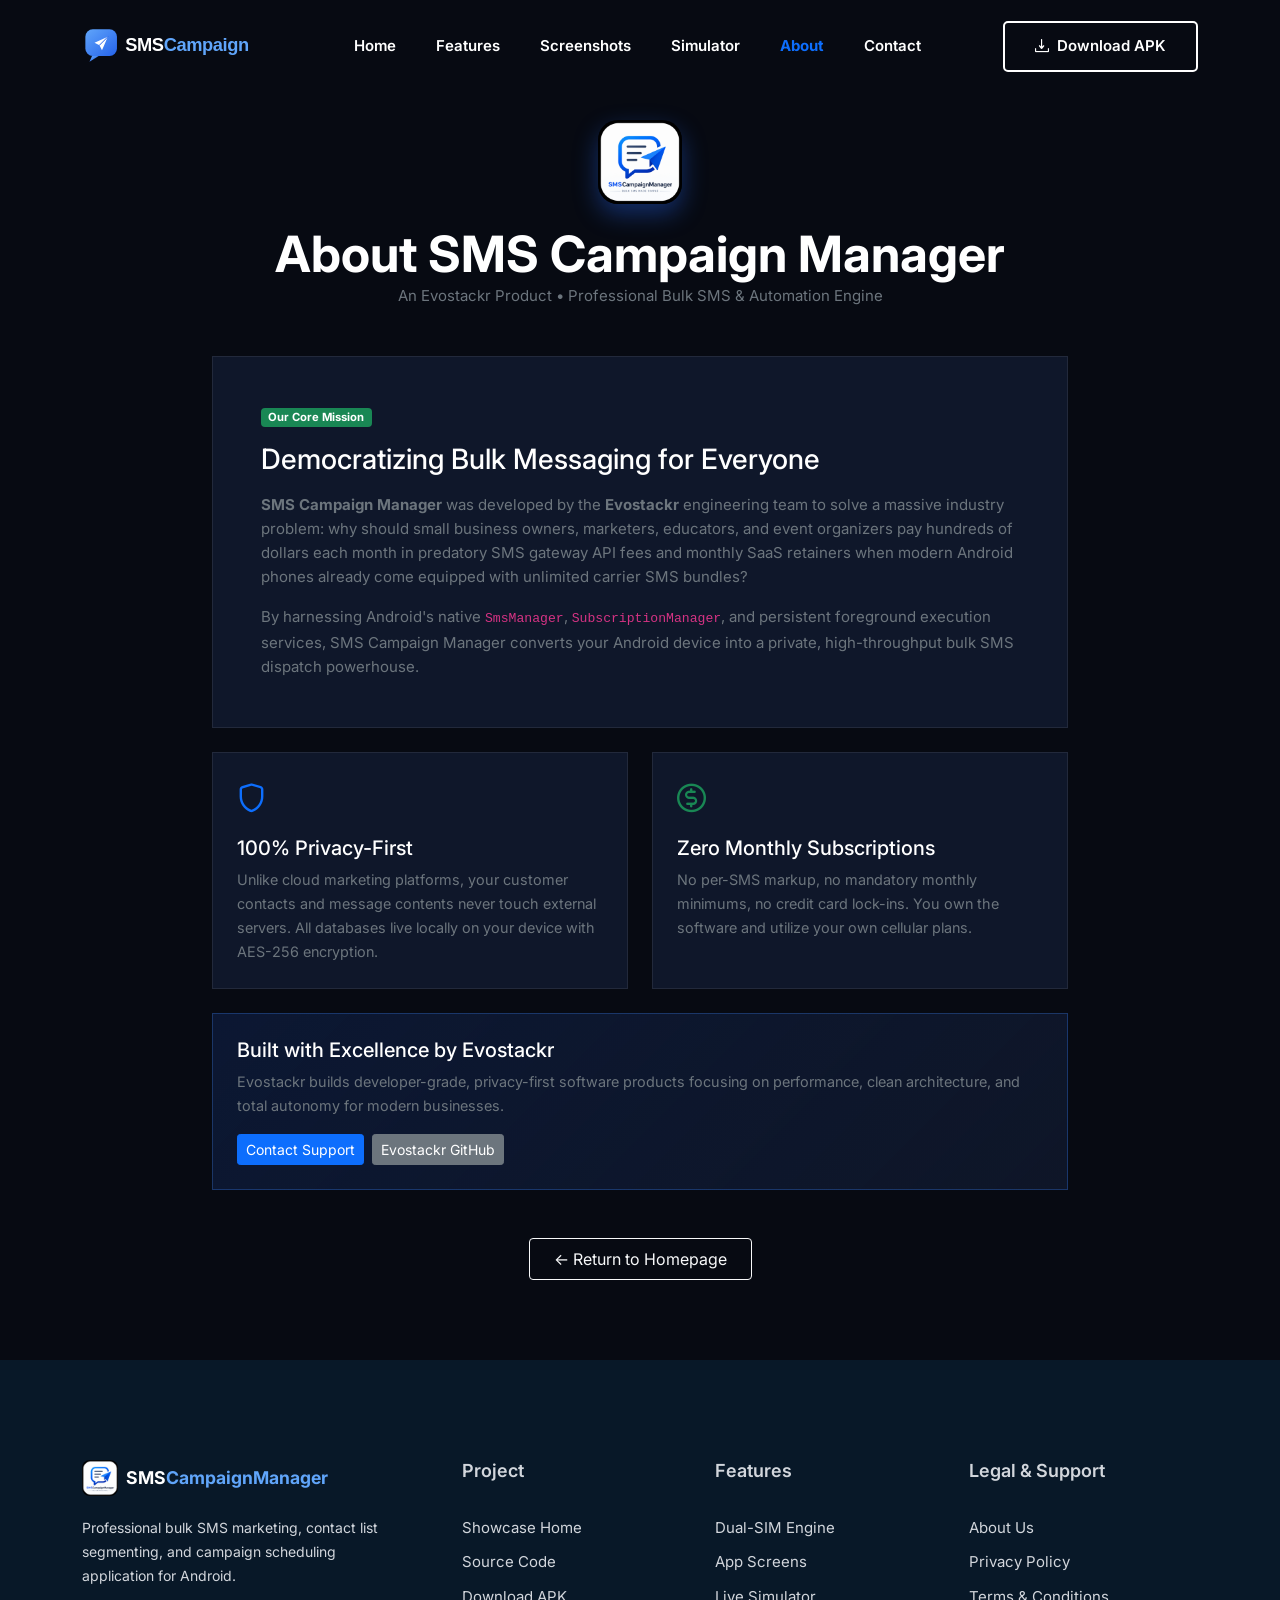
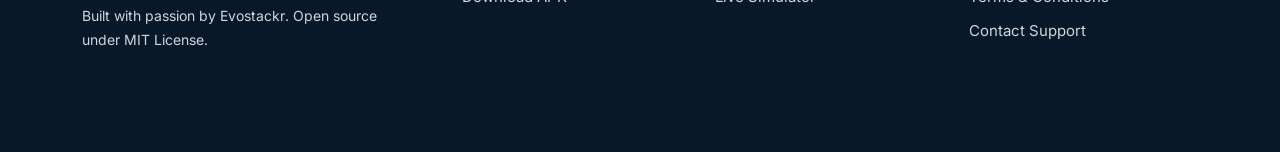
<file: about.html>
<!DOCTYPE html>
<html class="no-js" lang="en">

<head>
  <meta charset="utf-8" />
  <meta http-equiv="x-ua-compatible" content="ie=edge" />
  <title>About Us — SMS Campaign Manager | Evostackr</title>
  <meta name="description" content="Learn about SMS Campaign Manager, an Evostackr product providing bulk SMS campaign management directly from Android devices without cloud fees." />
  <meta name="viewport" content="width=device-width, initial-scale=1" />
  <link rel="shortcut icon" type="image/svg+xml" href="assets/images/favicon.svg" />
  <link href="https://fonts.googleapis.com/css2?family=Poppins:ital,wght@0,300;0,400;0,500;0,600;0,700;0,800;1,400&display=swap" rel="stylesheet" />

  <link rel="canonical" href="https://sms-campaign-manager.evostackr.in/about.html" />
  <link rel="alternate" type="application/rss+xml" title="SMS Campaign Manager RSS Feed" href="rss.xml" />

  <!-- CSS Files -->
  <link rel="stylesheet" href="assets/css/bootstrap.min.css" />
  <link rel="stylesheet" href="assets/css/LineIcons.2.0.css" />
  <link rel="stylesheet" href="assets/css/animate.css" />
  <link rel="stylesheet" href="assets/css/main.css" />

  <!-- JSON-LD Structured Data -->
  <script type="application/ld+json">
  {
    "@context": "https://schema.org",
    "@type": "AboutPage",
    "name": "About SMS Campaign Manager & Evostackr",
    "url": "https://sms-campaign-manager.evostackr.in/about.html",
    "description": "Learn about SMS Campaign Manager, an Evostackr product providing bulk SMS campaign management directly from Android devices without cloud fees.",
    "mainEntity": {
      "@type": "Organization",
      "name": "Evostackr",
      "url": "https://sms-campaign-manager.evostackr.in/",
      "logo": "https://sms-campaign-manager.evostackr.in/assets/app_logo.png"
    }
  }
  </script>
</head>

<body style="background: #070a12; color: #f8fafc;">
  <!-- Start Header Area -->
  <header class="header navbar-area">
    <div class="container">
      <div class="row align-items-center">
        <div class="col-lg-12">
          <div class="nav-inner">
            <nav class="navbar navbar-expand-lg">
              <a class="navbar-brand" href="index.html">
                <img src="assets/images/logo/white-logo.svg" alt="SMS Campaign Manager Logo">
              </a>
              <button class="navbar-toggler mobile-menu-btn" type="button" data-bs-toggle="collapse"
                data-bs-target="#navbarSupportedContent" aria-controls="navbarSupportedContent" aria-expanded="false"
                aria-label="Toggle navigation">
                <span class="toggler-icon"></span>
                <span class="toggler-icon"></span>
                <span class="toggler-icon"></span>
              </button>
              <div class="collapse navbar-collapse sub-menu-bar" id="navbarSupportedContent">
                <ul id="nav" class="navbar-nav ms-auto">
                  <li class="nav-item"><a href="index.html#home">Home</a></li>
                  <li class="nav-item"><a href="index.html#features">Features</a></li>
                  <li class="nav-item"><a href="index.html#screenshots">Screenshots</a></li>
                  <li class="nav-item"><a href="index.html#simulator">Simulator</a></li>
                  <li class="nav-item"><a href="about.html" class="active text-primary fw-bold">About</a></li>
                  <li class="nav-item"><a href="contact.html">Contact</a></li>
                </ul>
              </div>
              <div class="button add-list-button">
                <a href="https://github.com/Evostackr/SmsCampaignManager/raw/main/SMSCampaignManager-signed-production.apk" download class="btn">
                  <i class="lni lni-download me-1"></i> Download APK
                </a>
              </div>
            </nav>
          </div>
        </div>
      </div>
    </div>
  </header>
  <!-- End Header Area -->

  <!-- Main Content -->
  <main style="padding: 120px 0 80px;">
    <div class="container" style="max-width: 880px;">
      <div class="text-center mb-5">
        <img src="assets/app_logo.png" alt="SMS Campaign Manager Logo" style="width: 84px; height: 84px; border-radius: 20px; box-shadow: 0 10px 25px rgba(37,99,235,0.4); margin-bottom: 20px;">
        <h1 class="text-white fw-bold">About SMS Campaign Manager</h1>
        <p class="text-muted">An Evostackr Product &bull; Professional Bulk SMS &amp; Automation Engine</p>
      </div>

      <div class="p-4 p-md-5 rounded-4 mb-4" style="background: #0f172a; border: 1px solid rgba(255, 255, 255, 0.08);">
        <span class="badge bg-success mb-3">Our Core Mission</span>
        <h2 class="text-white h3 mb-3">Democratizing Bulk Messaging for Everyone</h2>
        <p class="text-secondary leading-relaxed mb-3">
          <strong>SMS Campaign Manager</strong> was developed by the <strong>Evostackr</strong> engineering team to solve a massive industry problem: why should small business owners, marketers, educators, and event organizers pay hundreds of dollars each month in predatory SMS gateway API fees and monthly SaaS retainers when modern Android phones already come equipped with unlimited carrier SMS bundles?
        </p>
        <p class="text-secondary leading-relaxed">
          By harnessing Android's native <code>SmsManager</code>, <code>SubscriptionManager</code>, and persistent foreground execution services, SMS Campaign Manager converts your Android device into a private, high-throughput bulk SMS dispatch powerhouse.
        </p>
      </div>

      <div class="row g-4 mb-4">
        <div class="col-md-6">
          <div class="p-4 rounded-4 h-100" style="background: #0f172a; border: 1px solid rgba(255, 255, 255, 0.08);">
            <div class="text-primary mb-3" style="font-size: 1.8rem;"><i class="lni lni-shield"></i></div>
            <h3 class="text-white h5 mb-2">100% Privacy-First</h3>
            <p class="text-muted" style="font-size: 0.9rem;">
              Unlike cloud marketing platforms, your customer contacts and message contents never touch external servers. All databases live locally on your device with AES-256 encryption.
            </p>
          </div>
        </div>

        <div class="col-md-6">
          <div class="p-4 rounded-4 h-100" style="background: #0f172a; border: 1px solid rgba(255, 255, 255, 0.08);">
            <div class="text-success mb-3" style="font-size: 1.8rem;"><i class="lni lni-coin"></i></div>
            <h3 class="text-white h5 mb-2">Zero Monthly Subscriptions</h3>
            <p class="text-muted" style="font-size: 0.9rem;">
              No per-SMS markup, no mandatory monthly minimums, no credit card lock-ins. You own the software and utilize your own cellular plans.
            </p>
          </div>
        </div>
      </div>

      <div class="p-4 rounded-4 mb-5" style="background: linear-gradient(135deg, rgba(37,99,235,0.15) 0%, rgba(15,23,42,0.9) 100%); border: 1px solid rgba(59,130,246,0.3);">
        <h3 class="text-white h5 mb-2">Built with Excellence by Evostackr</h3>
        <p class="text-secondary mb-3" style="font-size: 0.9rem;">
          Evostackr builds developer-grade, privacy-first software products focusing on performance, clean architecture, and total autonomy for modern businesses.
        </p>
        <div class="d-flex gap-2">
          <a href="contact.html" class="btn btn-primary btn-sm">Contact Support</a>
          <a href="https://github.com/Evostackr" target="_blank" rel="noopener noreferrer" class="btn btn-secondary btn-sm">Evostackr GitHub</a>
        </div>
      </div>

      <div class="text-center">
        <a href="index.html" class="btn btn-outline-light px-4 py-2">&larr; Return to Homepage</a>
      </div>
    </div>
  </main>

  <!-- Start Footer Area -->
  <footer class="footer">
    <div class="footer-top">
      <div class="container">
        <div class="row">
          <div class="col-lg-4 col-md-4 col-12">
            <div class="single-footer f-about">
              <div class="logo mb-3">
                <a href="index.html" class="d-flex align-items-center">
                  <img src="assets/icon.png" alt="Logo" style="width: 36px; height: 36px; border-radius: 8px;">
                  <span class="text-white fw-bold ms-2" style="font-size: 1.1rem;">SMS<span style="color: #60a5fa;">CampaignManager</span></span>
                </a>
              </div>
              <p>Professional bulk SMS marketing, contact list segmenting, and campaign scheduling application for Android.</p>
              <p class="copyright-text mt-3">Built with passion by <a href="https://github.com/Evostackr" target="_blank" rel="noopener noreferrer">Evostackr</a>. Open source under MIT License.</p>
            </div>
          </div>
          <div class="col-lg-8 col-md-8 col-12">
            <div class="row">
              <div class="col-lg-4 col-md-4 col-12">
                <div class="single-footer f-link">
                  <h3>Project</h3>
                  <ul>
                    <li><a href="index.html">Showcase Home</a></li>
                    <li><a href="https://github.com/Evostackr/SmsCampaignManager" target="_blank" rel="noopener noreferrer">Source Code</a></li>
                    <li><a href="https://github.com/Evostackr/SmsCampaignManager/raw/main/SMSCampaignManager-signed-production.apk" download>Download APK</a></li>
                  </ul>
                </div>
              </div>
              <div class="col-lg-4 col-md-4 col-12">
                <div class="single-footer f-link">
                  <h3>Features</h3>
                  <ul>
                    <li><a href="index.html#features">Dual-SIM Engine</a></li>
                    <li><a href="index.html#screenshots">App Screens</a></li>
                    <li><a href="index.html#simulator">Live Simulator</a></li>
                  </ul>
                </div>
              </div>
              <div class="col-lg-4 col-md-4 col-12">
                <div class="single-footer f-link">
                  <h3>Legal &amp; Support</h3>
                  <ul>
                    <li><a href="about.html">About Us</a></li>
                    <li><a href="privacy-policy.html">Privacy Policy</a></li>
                    <li><a href="terms-conditions.html">Terms &amp; Conditions</a></li>
                    <li><a href="contact.html">Contact Support</a></li>
                  </ul>
                </div>
              </div>
            </div>
          </div>
        </div>
      </div>
    </div>
  </footer>

  <script src="assets/js/bootstrap.min.js"></script>
</body>

</html>
</file>
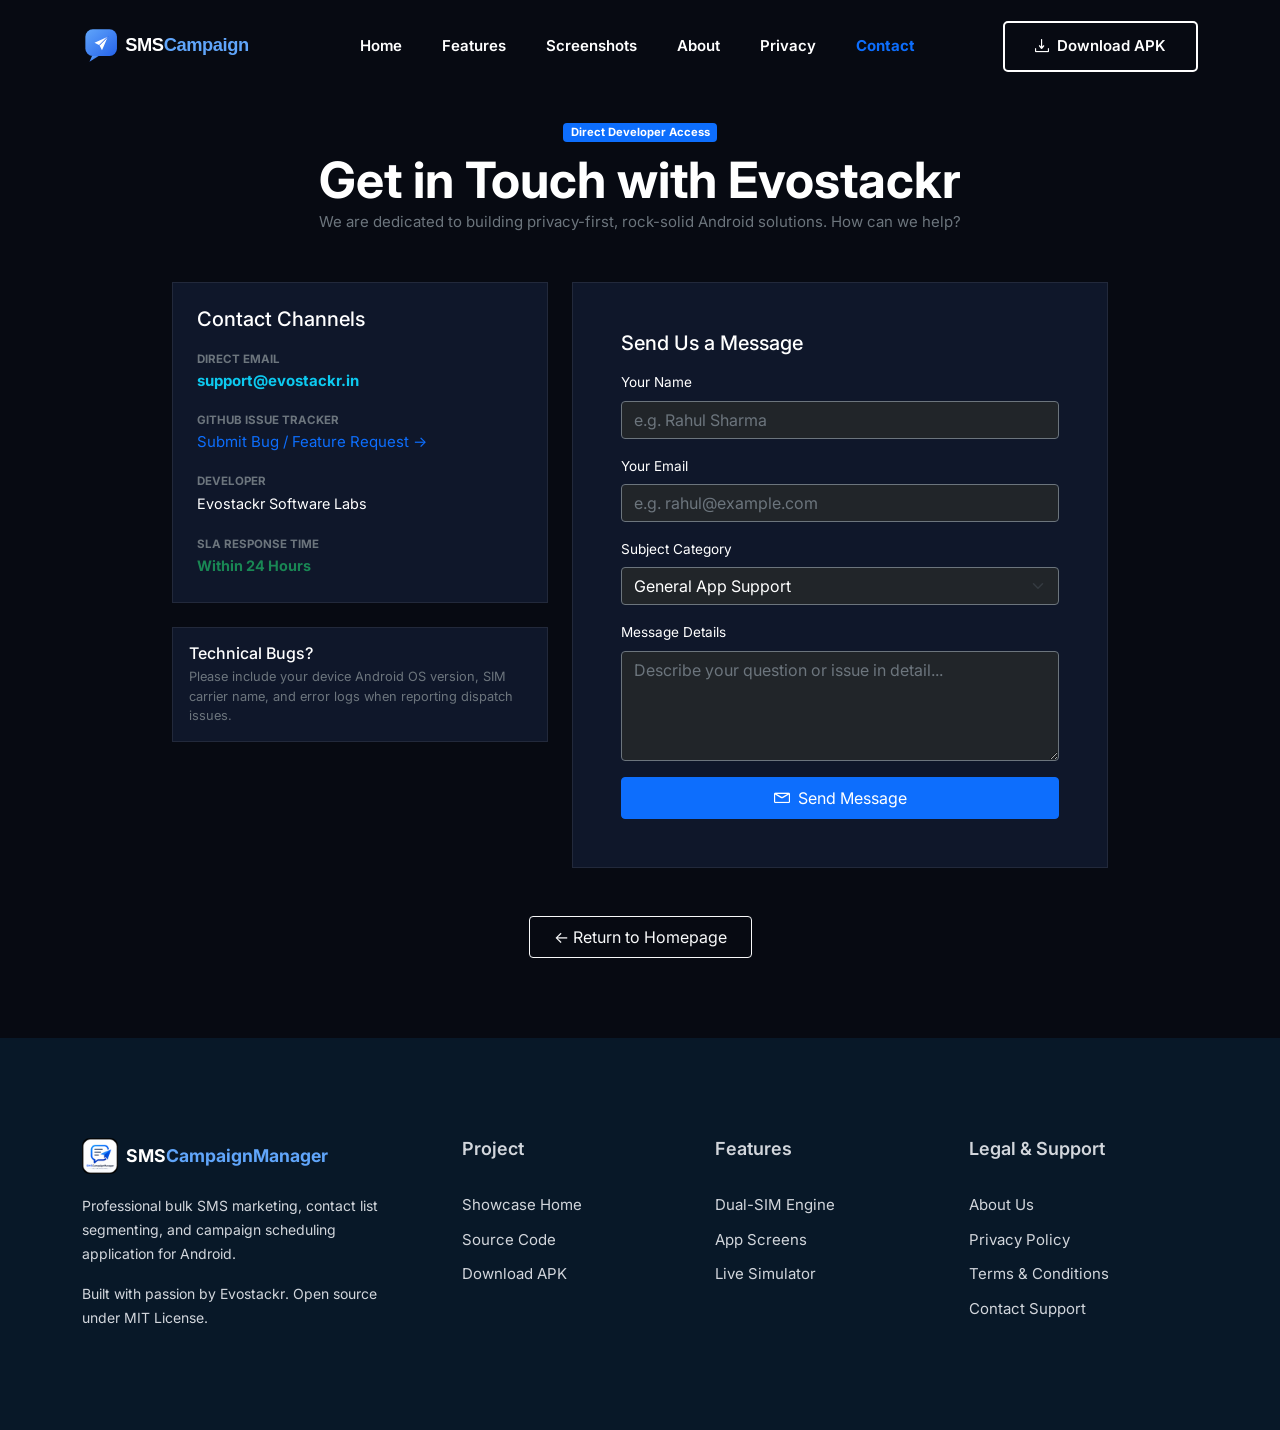
<file: contact.html>
<!DOCTYPE html>
<html class="no-js" lang="en">

<head>
  <meta charset="utf-8" />
  <meta http-equiv="x-ua-compatible" content="ie=edge" />
  <title>Contact Support — SMS Campaign Manager | Evostackr</title>
  <meta name="description" content="Get in touch with the Evostackr developer team for support, bug reports, or feature suggestions for SMS Campaign Manager." />
  <meta name="viewport" content="width=device-width, initial-scale=1" />
  <link rel="shortcut icon" type="image/svg+xml" href="assets/images/favicon.svg" />
  <link href="https://fonts.googleapis.com/css2?family=Poppins:ital,wght@0,300;0,400;0,500;0,600;0,700;0,800;1,400&display=swap" rel="stylesheet" />

  <link rel="canonical" href="https://sms-campaign-manager.evostackr.in/contact.html" />
  <link rel="alternate" type="application/rss+xml" title="SMS Campaign Manager RSS Feed" href="rss.xml" />

  <!-- CSS Files -->
  <link rel="stylesheet" href="assets/css/bootstrap.min.css" />
  <link rel="stylesheet" href="assets/css/LineIcons.2.0.css" />
  <link rel="stylesheet" href="assets/css/animate.css" />
  <link rel="stylesheet" href="assets/css/main.css" />

  <!-- JSON-LD Structured Data -->
  <script type="application/ld+json">
  {
    "@context": "https://schema.org",
    "@type": "ContactPage",
    "name": "Contact Support — SMS Campaign Manager",
    "url": "https://sms-campaign-manager.evostackr.in/contact.html",
    "description": "Get in touch with the Evostackr developer team for support, bug reports, or feature suggestions for SMS Campaign Manager.",
    "mainEntity": {
      "@type": "Organization",
      "name": "Evostackr",
      "url": "https://sms-campaign-manager.evostackr.in/",
      "contactPoint": {
        "@type": "ContactPoint",
        "email": "support@evostackr.in",
        "contactType": "customer support",
        "availableLanguage": ["English", "Hindi"]
      }
    }
  }
  </script>
</head>

<body style="background: #070a12; color: #f8fafc;">
  <!-- Start Header Area -->
  <header class="header navbar-area">
    <div class="container">
      <div class="row align-items-center">
        <div class="col-lg-12">
          <div class="nav-inner">
            <nav class="navbar navbar-expand-lg">
              <a class="navbar-brand" href="index.html">
                <img src="assets/images/logo/white-logo.svg" alt="SMS Campaign Manager Logo">
              </a>
              <button class="navbar-toggler mobile-menu-btn" type="button" data-bs-toggle="collapse"
                data-bs-target="#navbarSupportedContent" aria-controls="navbarSupportedContent" aria-expanded="false"
                aria-label="Toggle navigation">
                <span class="toggler-icon"></span>
                <span class="toggler-icon"></span>
                <span class="toggler-icon"></span>
              </button>
              <div class="collapse navbar-collapse sub-menu-bar" id="navbarSupportedContent">
                <ul id="nav" class="navbar-nav ms-auto">
                  <li class="nav-item"><a href="index.html#home">Home</a></li>
                  <li class="nav-item"><a href="index.html#features">Features</a></li>
                  <li class="nav-item"><a href="index.html#screenshots">Screenshots</a></li>
                  <li class="nav-item"><a href="about.html">About</a></li>
                  <li class="nav-item"><a href="privacy-policy.html">Privacy</a></li>
                  <li class="nav-item"><a href="contact.html" class="active text-primary fw-bold">Contact</a></li>
                </ul>
              </div>
              <div class="button add-list-button">
                <a href="https://github.com/Evostackr/SmsCampaignManager/raw/main/SMSCampaignManager-signed-production.apk" download class="btn">
                  <i class="lni lni-download me-1"></i> Download APK
                </a>
              </div>
            </nav>
          </div>
        </div>
      </div>
    </div>
  </header>
  <!-- End Header Area -->

  <!-- Main Content -->
  <main style="padding: 120px 0 80px;">
    <div class="container" style="max-width: 960px;">
      <div class="text-center mb-5">
        <span class="badge bg-primary mb-2">Direct Developer Access</span>
        <h1 class="text-white fw-bold">Get in Touch with Evostackr</h1>
        <p class="text-muted">We are dedicated to building privacy-first, rock-solid Android solutions. How can we help?</p>
      </div>

      <div class="row g-4 mb-5">
        <!-- Left Side: Direct Contact Details -->
        <div class="col-lg-5 col-md-12">
          <div class="p-4 rounded-4 mb-4" style="background: #0f172a; border: 1px solid rgba(255, 255, 255, 0.08);">
            <h3 class="text-white h5 mb-3">Contact Channels</h3>
            
            <div class="d-flex flex-column gap-3">
              <div>
                <span class="text-muted text-uppercase" style="font-size: 0.72rem; font-weight: 700;">Direct Email</span>
                <div>
                  <a href="mailto:support@evostackr.in" class="text-info fw-bold text-decoration-none">support@evostackr.in</a>
                </div>
              </div>

              <div>
                <span class="text-muted text-uppercase" style="font-size: 0.72rem; font-weight: 700;">GitHub Issue Tracker</span>
                <div>
                  <a href="https://github.com/Evostackr/SmsCampaignManager/issues" target="_blank" rel="noopener noreferrer" class="text-primary text-decoration-none">Submit Bug / Feature Request &rarr;</a>
                </div>
              </div>

              <div>
                <span class="text-muted text-uppercase" style="font-size: 0.72rem; font-weight: 700;">Developer</span>
                <p class="text-white mb-0" style="font-size: 0.9rem;">Evostackr Software Labs</p>
              </div>

              <div>
                <span class="text-muted text-uppercase" style="font-size: 0.72rem; font-weight: 700;">SLA Response Time</span>
                <p class="text-success fw-bold mb-0" style="font-size: 0.9rem;">Within 24 Hours</p>
              </div>
            </div>
          </div>

          <div class="p-3 rounded-4" style="background: #0f172a; border: 1px solid rgba(255, 255, 255, 0.08);">
            <h4 class="text-white h6 mb-1">Technical Bugs?</h4>
            <p class="text-muted mb-0" style="font-size: 0.8rem; line-height: 1.5;">
              Please include your device Android OS version, SIM carrier name, and error logs when reporting dispatch issues.
            </p>
          </div>
        </div>

        <!-- Right Side: Contact Form -->
        <div class="col-lg-7 col-md-12">
          <div class="p-4 p-md-5 rounded-4" style="background: #0f172a; border: 1px solid rgba(255, 255, 255, 0.08);">
            <h3 class="text-white h5 mb-3">Send Us a Message</h3>

            <form id="contact-form" onsubmit="handleContactSubmit(event)">
              <div class="mb-3">
                <label for="contact-name" class="form-label text-white" style="font-size: 0.85rem;">Your Name</label>
                <input type="text" id="contact-name" required placeholder="e.g. Rahul Sharma" class="form-control bg-dark text-white border-secondary">
              </div>

              <div class="mb-3">
                <label for="contact-email" class="form-label text-white" style="font-size: 0.85rem;">Your Email</label>
                <input type="email" id="contact-email" required placeholder="e.g. rahul@example.com" class="form-control bg-dark text-white border-secondary">
              </div>

              <div class="mb-3">
                <label for="contact-subject" class="form-label text-white" style="font-size: 0.85rem;">Subject Category</label>
                <select id="contact-subject" class="form-select bg-dark text-white border-secondary">
                  <option value="support">General App Support</option>
                  <option value="bug">Report a Bug / Crash</option>
                  <option value="feature">Request a New Feature</option>
                  <option value="enterprise">Commercial / Integration Inquiry</option>
                </select>
              </div>

              <div class="mb-3">
                <label for="contact-message" class="form-label text-white" style="font-size: 0.85rem;">Message Details</label>
                <textarea id="contact-message" rows="4" required placeholder="Describe your question or issue in detail..." class="form-control bg-dark text-white border-secondary"></textarea>
              </div>

              <button type="submit" class="btn btn-primary w-100 py-2" id="contact-submit-btn">
                <i class="lni lni-envelope me-1"></i> Send Message
              </button>
            </form>

            <div id="contact-success-msg" style="display: none; margin-top: 16px; padding: 14px; background: rgba(34, 197, 94, 0.15); border: 1px solid rgba(34, 197, 94, 0.4); border-radius: 12px; color: #86efac; font-size: 0.9rem; text-align: center;">
              ✅ Thank you! Your message has been routed to the Evostackr engineering team. We will respond to your email shortly.
            </div>
          </div>
        </div>
      </div>

      <div class="text-center">
        <a href="index.html" class="btn btn-outline-light px-4 py-2">&larr; Return to Homepage</a>
      </div>
    </div>
  </main>

  <!-- Start Footer Area -->
  <footer class="footer">
    <div class="footer-top">
      <div class="container">
        <div class="row">
          <div class="col-lg-4 col-md-4 col-12">
            <div class="single-footer f-about">
              <div class="logo mb-3">
                <a href="index.html" class="d-flex align-items-center">
                  <img src="assets/icon.png" alt="Logo" style="width: 36px; height: 36px; border-radius: 8px;">
                  <span class="text-white fw-bold ms-2" style="font-size: 1.1rem;">SMS<span style="color: #60a5fa;">CampaignManager</span></span>
                </a>
              </div>
              <p>Professional bulk SMS marketing, contact list segmenting, and campaign scheduling application for Android.</p>
              <p class="copyright-text mt-3">Built with passion by <a href="https://github.com/Evostackr" target="_blank" rel="noopener noreferrer">Evostackr</a>. Open source under MIT License.</p>
            </div>
          </div>
          <div class="col-lg-8 col-md-8 col-12">
            <div class="row">
              <div class="col-lg-4 col-md-4 col-12">
                <div class="single-footer f-link">
                  <h3>Project</h3>
                  <ul>
                    <li><a href="index.html">Showcase Home</a></li>
                    <li><a href="https://github.com/Evostackr/SmsCampaignManager" target="_blank" rel="noopener noreferrer">Source Code</a></li>
                    <li><a href="https://github.com/Evostackr/SmsCampaignManager/raw/main/SMSCampaignManager-signed-production.apk" download>Download APK</a></li>
                  </ul>
                </div>
              </div>
              <div class="col-lg-4 col-md-4 col-12">
                <div class="single-footer f-link">
                  <h3>Features</h3>
                  <ul>
                    <li><a href="index.html#features">Dual-SIM Engine</a></li>
                    <li><a href="index.html#screenshots">App Screens</a></li>
                    <li><a href="index.html#simulator">Live Simulator</a></li>
                  </ul>
                </div>
              </div>
              <div class="col-lg-4 col-md-4 col-12">
                <div class="single-footer f-link">
                  <h3>Legal &amp; Support</h3>
                  <ul>
                    <li><a href="about.html">About Us</a></li>
                    <li><a href="privacy-policy.html">Privacy Policy</a></li>
                    <li><a href="terms-conditions.html">Terms &amp; Conditions</a></li>
                    <li><a href="contact.html">Contact Support</a></li>
                  </ul>
                </div>
              </div>
            </div>
          </div>
        </div>
      </div>
    </div>
  </footer>

  <script src="assets/js/bootstrap.min.js"></script>
  <script>
    function handleContactSubmit(e) {
      e.preventDefault();
      var btn = document.getElementById('contact-submit-btn');
      btn.innerHTML = '<span>Sending...</span>';
      btn.disabled = true;

      setTimeout(function() {
        document.getElementById('contact-form').style.display = 'none';
        document.getElementById('contact-success-msg').style.display = 'block';
      }, 600);
    }
  </script>
</body>

</html>
</file>
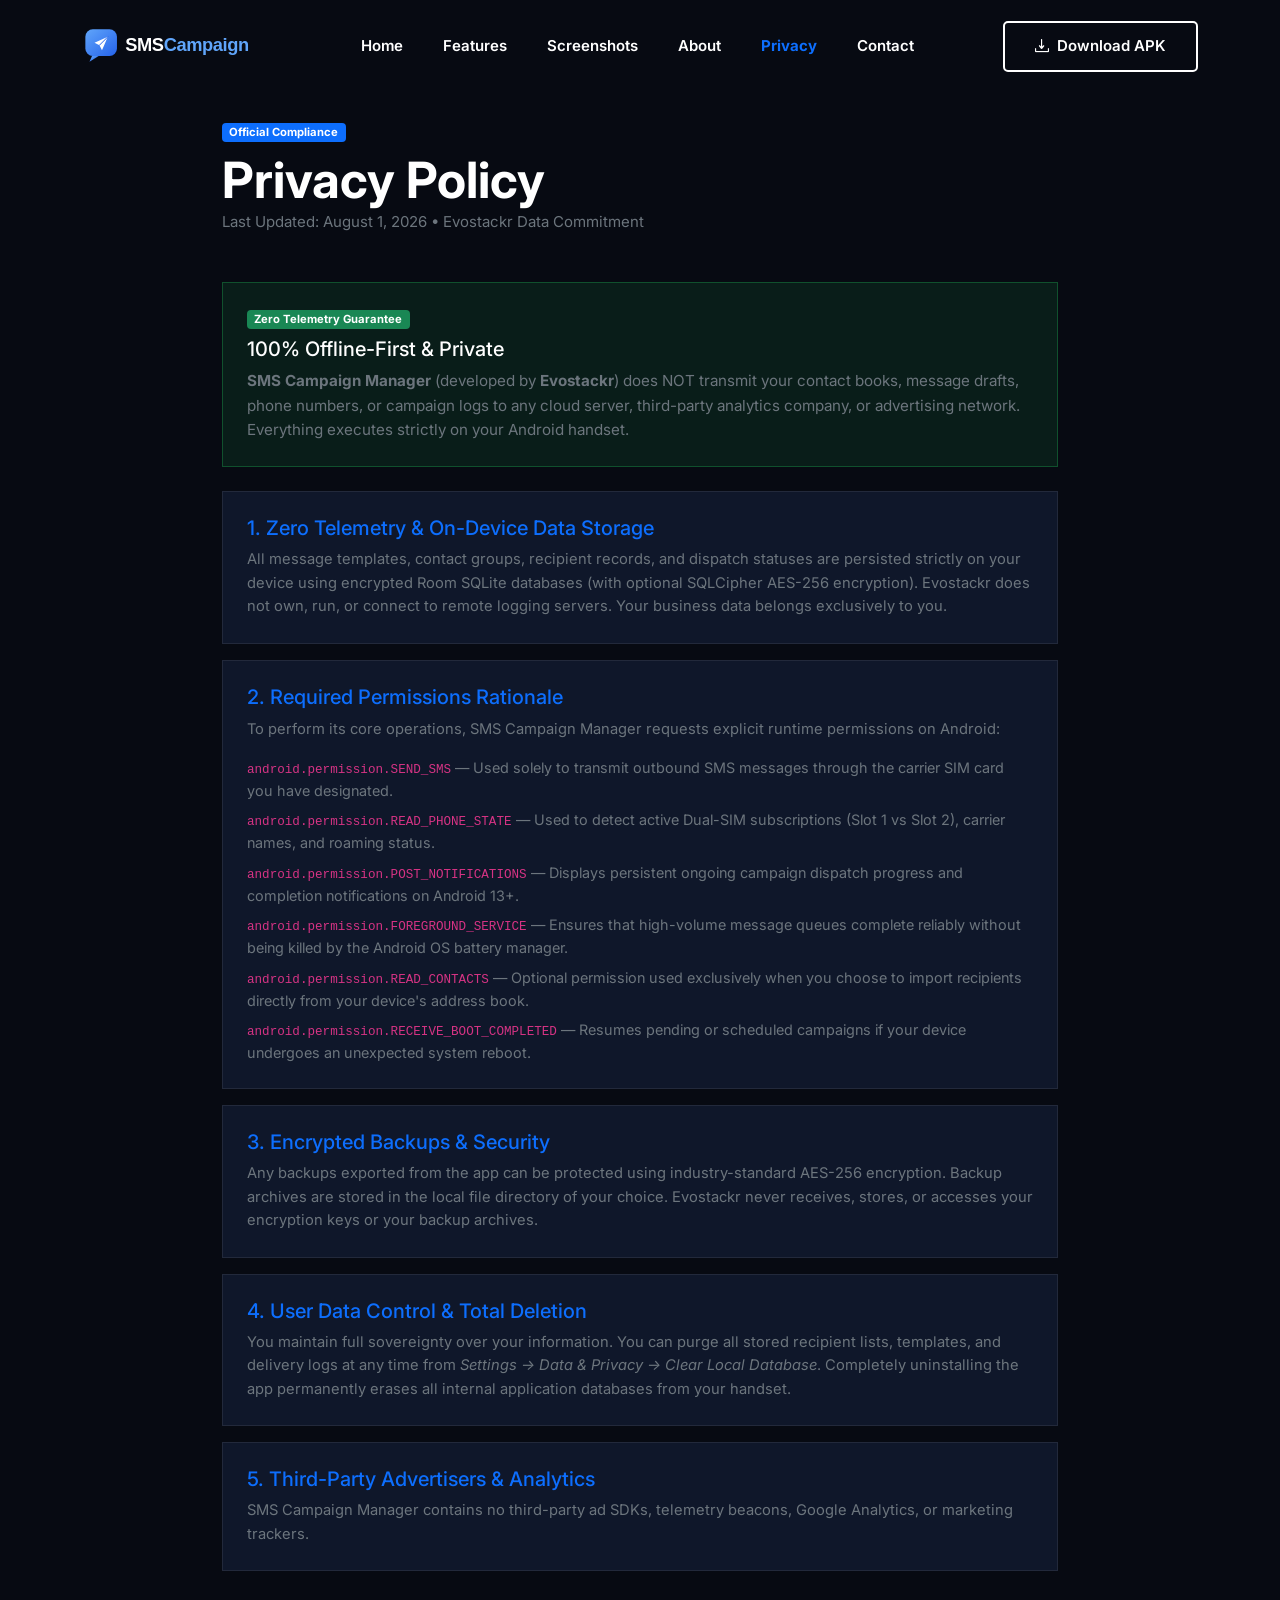
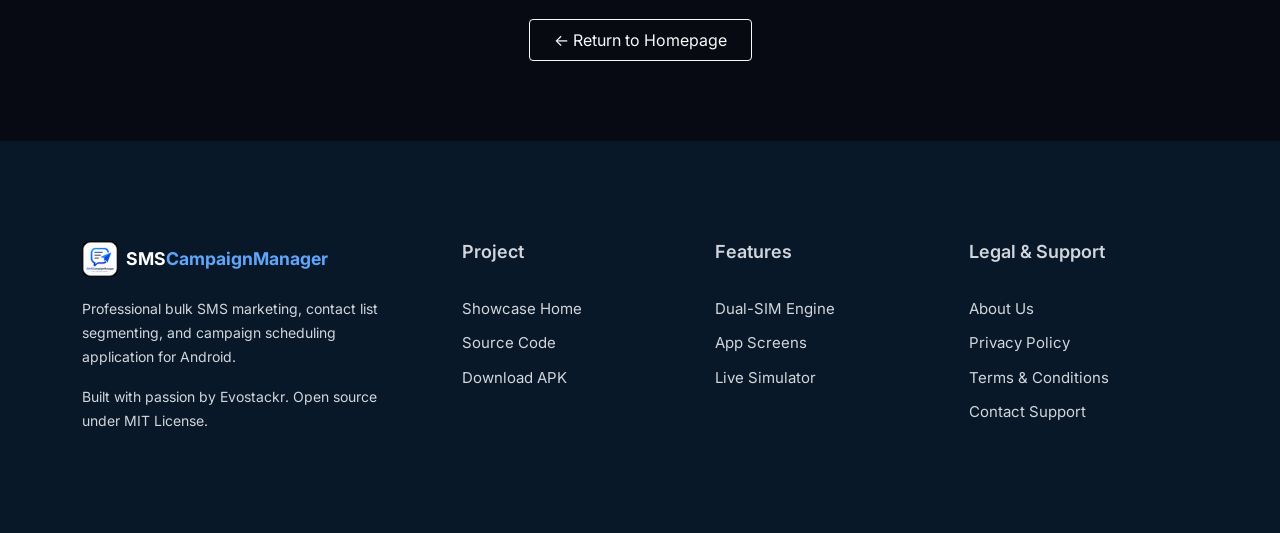
<file: privacy-policy.html>
<!DOCTYPE html>
<html class="no-js" lang="en">

<head>
  <meta charset="utf-8" />
  <meta http-equiv="x-ua-compatible" content="ie=edge" />
  <title>Privacy Policy — SMS Campaign Manager | Evostackr</title>
  <meta name="description" content="Official Privacy Policy for SMS Campaign Manager. Strict zero-telemetry, offline-first architecture with on-device AES-256 encryption." />
  <meta name="viewport" content="width=device-width, initial-scale=1" />
  <link rel="shortcut icon" type="image/svg+xml" href="assets/images/favicon.svg" />
  <link href="https://fonts.googleapis.com/css2?family=Poppins:ital,wght@0,300;0,400;0,500;0,600;0,700;0,800;1,400&display=swap" rel="stylesheet" />

  <link rel="canonical" href="https://sms-campaign-manager.evostackr.in/privacy-policy.html" />
  <link rel="alternate" type="application/rss+xml" title="SMS Campaign Manager RSS Feed" href="rss.xml" />

  <!-- CSS Files -->
  <link rel="stylesheet" href="assets/css/bootstrap.min.css" />
  <link rel="stylesheet" href="assets/css/LineIcons.2.0.css" />
  <link rel="stylesheet" href="assets/css/animate.css" />
  <link rel="stylesheet" href="assets/css/main.css" />

  <!-- JSON-LD Structured Data -->
  <script type="application/ld+json">
  {
    "@context": "https://schema.org",
    "@type": "WebPage",
    "name": "Privacy Policy — SMS Campaign Manager",
    "url": "https://sms-campaign-manager.evostackr.in/privacy-policy.html",
    "description": "Official Privacy Policy for SMS Campaign Manager. Strict zero-telemetry, offline-first architecture with on-device AES-256 encryption.",
    "publisher": {
      "@type": "Organization",
      "name": "Evostackr",
      "url": "https://sms-campaign-manager.evostackr.in/"
    }
  }
  </script>
</head>

<body style="background: #070a12; color: #f8fafc;">
  <!-- Start Header Area -->
  <header class="header navbar-area">
    <div class="container">
      <div class="row align-items-center">
        <div class="col-lg-12">
          <div class="nav-inner">
            <nav class="navbar navbar-expand-lg">
              <a class="navbar-brand" href="index.html">
                <img src="assets/images/logo/white-logo.svg" alt="SMS Campaign Manager Logo">
              </a>
              <button class="navbar-toggler mobile-menu-btn" type="button" data-bs-toggle="collapse"
                data-bs-target="#navbarSupportedContent" aria-controls="navbarSupportedContent" aria-expanded="false"
                aria-label="Toggle navigation">
                <span class="toggler-icon"></span>
                <span class="toggler-icon"></span>
                <span class="toggler-icon"></span>
              </button>
              <div class="collapse navbar-collapse sub-menu-bar" id="navbarSupportedContent">
                <ul id="nav" class="navbar-nav ms-auto">
                  <li class="nav-item"><a href="index.html#home">Home</a></li>
                  <li class="nav-item"><a href="index.html#features">Features</a></li>
                  <li class="nav-item"><a href="index.html#screenshots">Screenshots</a></li>
                  <li class="nav-item"><a href="about.html">About</a></li>
                  <li class="nav-item"><a href="privacy-policy.html" class="active text-primary fw-bold">Privacy</a></li>
                  <li class="nav-item"><a href="contact.html">Contact</a></li>
                </ul>
              </div>
              <div class="button add-list-button">
                <a href="https://github.com/Evostackr/SmsCampaignManager/raw/main/SMSCampaignManager-signed-production.apk" download class="btn">
                  <i class="lni lni-download me-1"></i> Download APK
                </a>
              </div>
            </nav>
          </div>
        </div>
      </div>
    </div>
  </header>
  <!-- End Header Area -->

  <!-- Main Content -->
  <main style="padding: 120px 0 80px;">
    <div class="container" style="max-width: 860px;">
      <div class="mb-5">
        <span class="badge bg-primary mb-2">Official Compliance</span>
        <h1 class="text-white fw-bold">Privacy Policy</h1>
        <p class="text-muted">Last Updated: August 1, 2026 &bull; Evostackr Data Commitment</p>
      </div>

      <div class="p-4 rounded-4 mb-4" style="background: rgba(34, 197, 94, 0.1); border: 1px solid rgba(34, 197, 94, 0.3);">
        <span class="badge bg-success mb-2">Zero Telemetry Guarantee</span>
        <h3 class="text-white h5 mb-2">100% Offline-First &amp; Private</h3>
        <p class="text-secondary mb-0" style="font-size: 0.95rem; line-height: 1.6;">
          <strong>SMS Campaign Manager</strong> (developed by <strong>Evostackr</strong>) does NOT transmit your contact books, message drafts, phone numbers, or campaign logs to any cloud server, third-party analytics company, or advertising network. Everything executes strictly on your Android handset.
        </p>
      </div>

      <div class="d-flex flex-column gap-3 mb-5">
        <div class="p-4 rounded-4" style="background: #0f172a; border: 1px solid rgba(255, 255, 255, 0.08);">
          <h3 class="text-primary h5 mb-2">1. Zero Telemetry &amp; On-Device Data Storage</h3>
          <p class="text-secondary mb-0" style="font-size: 0.92rem; line-height: 1.6;">
            All message templates, contact groups, recipient records, and dispatch statuses are persisted strictly on your device using encrypted Room SQLite databases (with optional SQLCipher AES-256 encryption). Evostackr does not own, run, or connect to remote logging servers. Your business data belongs exclusively to you.
          </p>
        </div>

        <div class="p-4 rounded-4" style="background: #0f172a; border: 1px solid rgba(255, 255, 255, 0.08);">
          <h3 class="text-primary h5 mb-2">2. Required Permissions Rationale</h3>
          <p class="text-secondary mb-3" style="font-size: 0.92rem;">
            To perform its core operations, SMS Campaign Manager requests explicit runtime permissions on Android:
          </p>
          <ul class="text-secondary d-flex flex-column gap-2 mb-0" style="font-size: 0.9rem;">
            <li><code>android.permission.SEND_SMS</code> &mdash; Used solely to transmit outbound SMS messages through the carrier SIM card you have designated.</li>
            <li><code>android.permission.READ_PHONE_STATE</code> &mdash; Used to detect active Dual-SIM subscriptions (Slot 1 vs Slot 2), carrier names, and roaming status.</li>
            <li><code>android.permission.POST_NOTIFICATIONS</code> &mdash; Displays persistent ongoing campaign dispatch progress and completion notifications on Android 13+.</li>
            <li><code>android.permission.FOREGROUND_SERVICE</code> &mdash; Ensures that high-volume message queues complete reliably without being killed by the Android OS battery manager.</li>
            <li><code>android.permission.READ_CONTACTS</code> &mdash; Optional permission used exclusively when you choose to import recipients directly from your device's address book.</li>
            <li><code>android.permission.RECEIVE_BOOT_COMPLETED</code> &mdash; Resumes pending or scheduled campaigns if your device undergoes an unexpected system reboot.</li>
          </ul>
        </div>

        <div class="p-4 rounded-4" style="background: #0f172a; border: 1px solid rgba(255, 255, 255, 0.08);">
          <h3 class="text-primary h5 mb-2">3. Encrypted Backups &amp; Security</h3>
          <p class="text-secondary mb-0" style="font-size: 0.92rem; line-height: 1.6;">
            Any backups exported from the app can be protected using industry-standard AES-256 encryption. Backup archives are stored in the local file directory of your choice. Evostackr never receives, stores, or accesses your encryption keys or your backup archives.
          </p>
        </div>

        <div class="p-4 rounded-4" style="background: #0f172a; border: 1px solid rgba(255, 255, 255, 0.08);">
          <h3 class="text-primary h5 mb-2">4. User Data Control &amp; Total Deletion</h3>
          <p class="text-secondary mb-0" style="font-size: 0.92rem; line-height: 1.6;">
            You maintain full sovereignty over your information. You can purge all stored recipient lists, templates, and delivery logs at any time from <em>Settings &rarr; Data &amp; Privacy &rarr; Clear Local Database</em>. Completely uninstalling the app permanently erases all internal application databases from your handset.
          </p>
        </div>

        <div class="p-4 rounded-4" style="background: #0f172a; border: 1px solid rgba(255, 255, 255, 0.08);">
          <h3 class="text-primary h5 mb-2">5. Third-Party Advertisers &amp; Analytics</h3>
          <p class="text-secondary mb-0" style="font-size: 0.92rem; line-height: 1.6;">
            SMS Campaign Manager contains no third-party ad SDKs, telemetry beacons, Google Analytics, or marketing trackers.
          </p>
        </div>
      </div>

      <div class="text-center">
        <a href="index.html" class="btn btn-outline-light px-4 py-2">&larr; Return to Homepage</a>
      </div>
    </div>
  </main>

  <!-- Start Footer Area -->
  <footer class="footer">
    <div class="footer-top">
      <div class="container">
        <div class="row">
          <div class="col-lg-4 col-md-4 col-12">
            <div class="single-footer f-about">
              <div class="logo mb-3">
                <a href="index.html" class="d-flex align-items-center">
                  <img src="assets/icon.png" alt="Logo" style="width: 36px; height: 36px; border-radius: 8px;">
                  <span class="text-white fw-bold ms-2" style="font-size: 1.1rem;">SMS<span style="color: #60a5fa;">CampaignManager</span></span>
                </a>
              </div>
              <p>Professional bulk SMS marketing, contact list segmenting, and campaign scheduling application for Android.</p>
              <p class="copyright-text mt-3">Built with passion by <a href="https://github.com/Evostackr" target="_blank" rel="noopener noreferrer">Evostackr</a>. Open source under MIT License.</p>
            </div>
          </div>
          <div class="col-lg-8 col-md-8 col-12">
            <div class="row">
              <div class="col-lg-4 col-md-4 col-12">
                <div class="single-footer f-link">
                  <h3>Project</h3>
                  <ul>
                    <li><a href="index.html">Showcase Home</a></li>
                    <li><a href="https://github.com/Evostackr/SmsCampaignManager" target="_blank" rel="noopener noreferrer">Source Code</a></li>
                    <li><a href="https://github.com/Evostackr/SmsCampaignManager/raw/main/SMSCampaignManager-signed-production.apk" download>Download APK</a></li>
                  </ul>
                </div>
              </div>
              <div class="col-lg-4 col-md-4 col-12">
                <div class="single-footer f-link">
                  <h3>Features</h3>
                  <ul>
                    <li><a href="index.html#features">Dual-SIM Engine</a></li>
                    <li><a href="index.html#screenshots">App Screens</a></li>
                    <li><a href="index.html#simulator">Live Simulator</a></li>
                  </ul>
                </div>
              </div>
              <div class="col-lg-4 col-md-4 col-12">
                <div class="single-footer f-link">
                  <h3>Legal &amp; Support</h3>
                  <ul>
                    <li><a href="about.html">About Us</a></li>
                    <li><a href="privacy-policy.html">Privacy Policy</a></li>
                    <li><a href="terms-conditions.html">Terms &amp; Conditions</a></li>
                    <li><a href="contact.html">Contact Support</a></li>
                  </ul>
                </div>
              </div>
            </div>
          </div>
        </div>
      </div>
    </div>
  </footer>

  <script src="assets/js/bootstrap.min.js"></script>
</body>

</html>
</file>
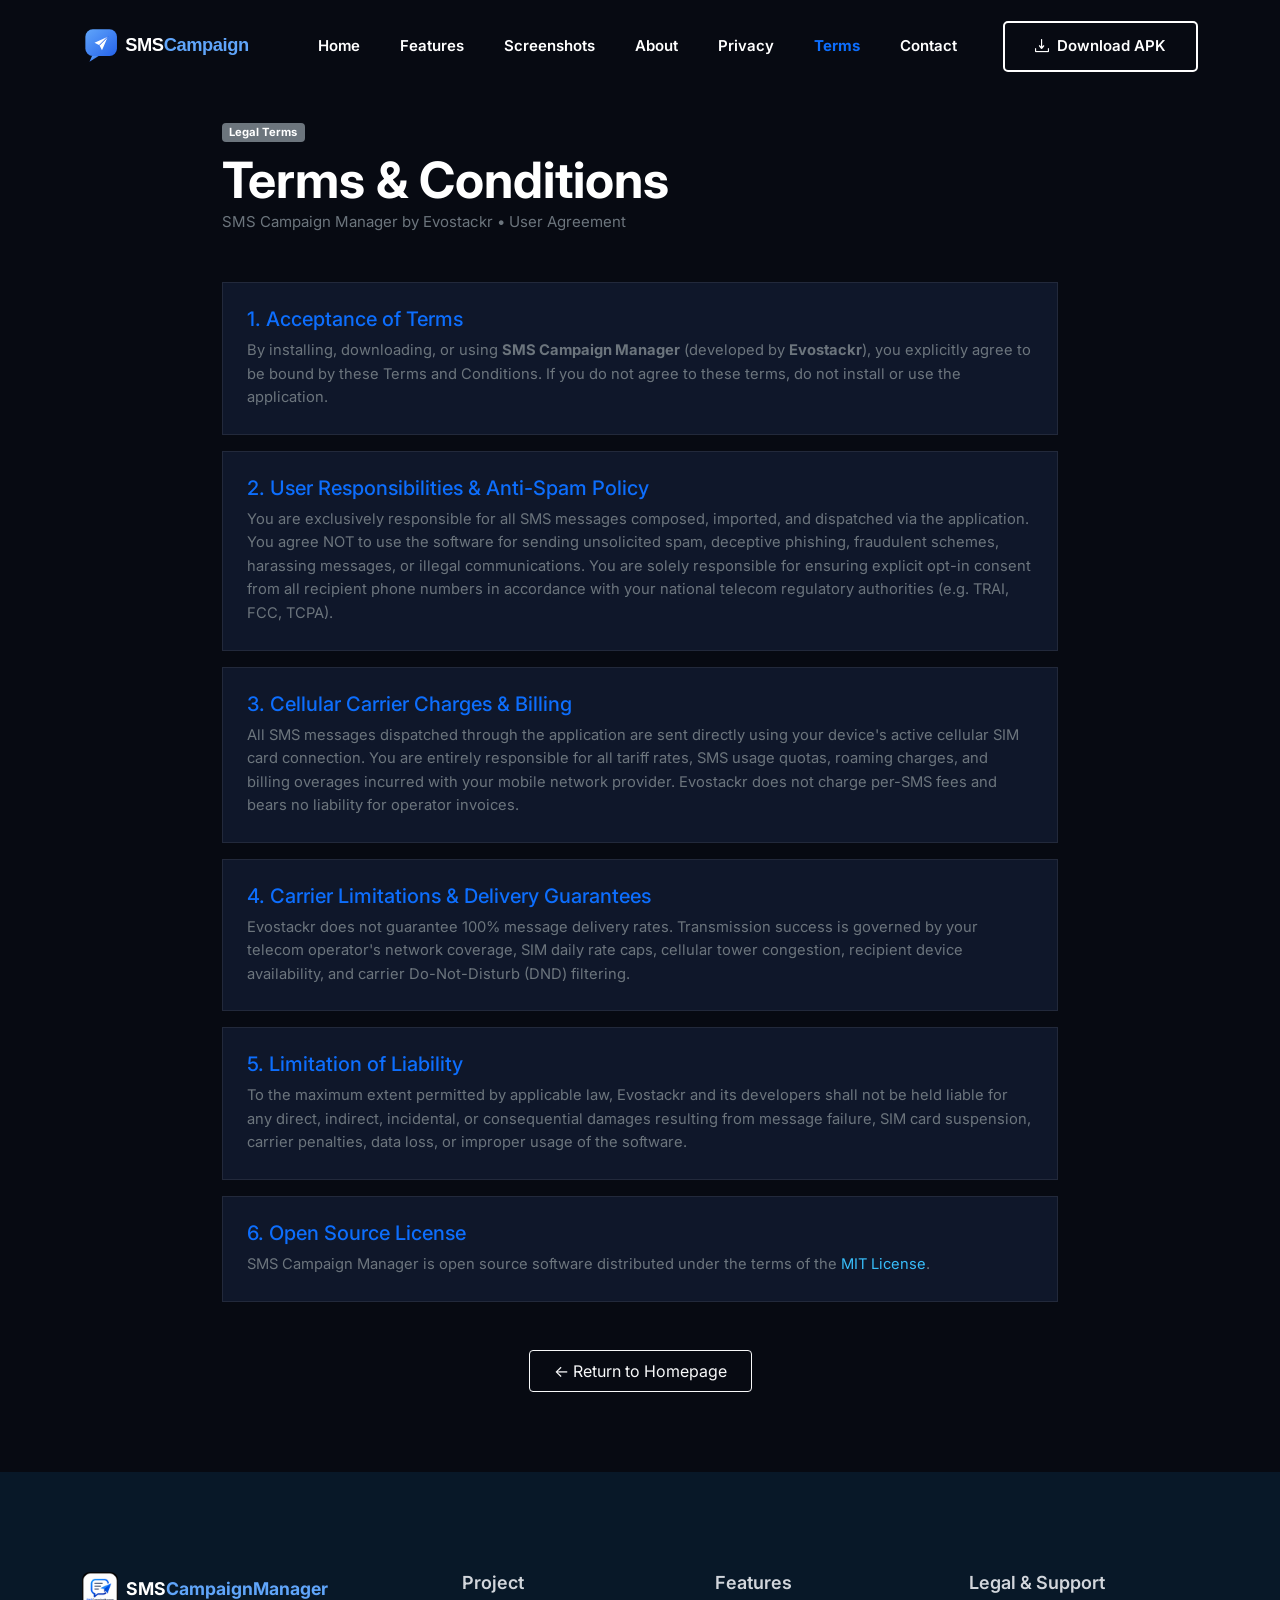
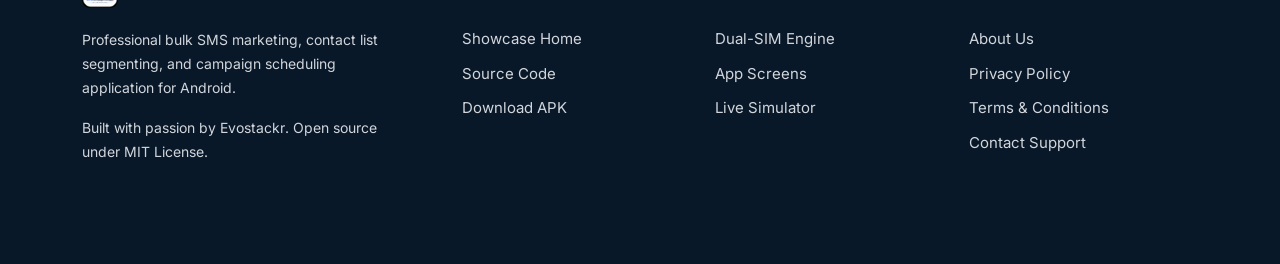
<file: terms-conditions.html>
<!DOCTYPE html>
<html class="no-js" lang="en">

<head>
  <meta charset="utf-8" />
  <meta http-equiv="x-ua-compatible" content="ie=edge" />
  <title>Terms &amp; Conditions — SMS Campaign Manager | Evostackr</title>
  <meta name="description" content="Terms of Service and Conditions for SMS Campaign Manager. Anti-spam compliance, carrier billing notices, and license terms." />
  <meta name="viewport" content="width=device-width, initial-scale=1" />
  <link rel="shortcut icon" type="image/svg+xml" href="assets/images/favicon.svg" />
  <link href="https://fonts.googleapis.com/css2?family=Poppins:ital,wght@0,300;0,400;0,500;0,600;0,700;0,800;1,400&display=swap" rel="stylesheet" />

  <link rel="canonical" href="https://sms-campaign-manager.evostackr.in/terms-conditions.html" />
  <link rel="alternate" type="application/rss+xml" title="SMS Campaign Manager RSS Feed" href="rss.xml" />

  <!-- CSS Files -->
  <link rel="stylesheet" href="assets/css/bootstrap.min.css" />
  <link rel="stylesheet" href="assets/css/LineIcons.2.0.css" />
  <link rel="stylesheet" href="assets/css/animate.css" />
  <link rel="stylesheet" href="assets/css/main.css" />

  <!-- JSON-LD Structured Data -->
  <script type="application/ld+json">
  {
    "@context": "https://schema.org",
    "@type": "WebPage",
    "name": "Terms & Conditions — SMS Campaign Manager",
    "url": "https://sms-campaign-manager.evostackr.in/terms-conditions.html",
    "description": "Terms of Service and Conditions for SMS Campaign Manager. Anti-spam compliance, carrier billing notices, and license terms.",
    "publisher": {
      "@type": "Organization",
      "name": "Evostackr",
      "url": "https://sms-campaign-manager.evostackr.in/"
    }
  }
  </script>
</head>

<body style="background: #070a12; color: #f8fafc;">
  <!-- Start Header Area -->
  <header class="header navbar-area">
    <div class="container">
      <div class="row align-items-center">
        <div class="col-lg-12">
          <div class="nav-inner">
            <nav class="navbar navbar-expand-lg">
              <a class="navbar-brand" href="index.html">
                <img src="assets/images/logo/white-logo.svg" alt="SMS Campaign Manager Logo">
              </a>
              <button class="navbar-toggler mobile-menu-btn" type="button" data-bs-toggle="collapse"
                data-bs-target="#navbarSupportedContent" aria-controls="navbarSupportedContent" aria-expanded="false"
                aria-label="Toggle navigation">
                <span class="toggler-icon"></span>
                <span class="toggler-icon"></span>
                <span class="toggler-icon"></span>
              </button>
              <div class="collapse navbar-collapse sub-menu-bar" id="navbarSupportedContent">
                <ul id="nav" class="navbar-nav ms-auto">
                  <li class="nav-item"><a href="index.html#home">Home</a></li>
                  <li class="nav-item"><a href="index.html#features">Features</a></li>
                  <li class="nav-item"><a href="index.html#screenshots">Screenshots</a></li>
                  <li class="nav-item"><a href="about.html">About</a></li>
                  <li class="nav-item"><a href="privacy-policy.html">Privacy</a></li>
                  <li class="nav-item"><a href="terms-conditions.html" class="active text-primary fw-bold">Terms</a></li>
                  <li class="nav-item"><a href="contact.html">Contact</a></li>
                </ul>
              </div>
              <div class="button add-list-button">
                <a href="https://github.com/Evostackr/SmsCampaignManager/raw/main/SMSCampaignManager-signed-production.apk" download class="btn">
                  <i class="lni lni-download me-1"></i> Download APK
                </a>
              </div>
            </nav>
          </div>
        </div>
      </div>
    </div>
  </header>
  <!-- End Header Area -->

  <!-- Main Content -->
  <main style="padding: 120px 0 80px;">
    <div class="container" style="max-width: 860px;">
      <div class="mb-5">
        <span class="badge bg-secondary mb-2">Legal Terms</span>
        <h1 class="text-white fw-bold">Terms &amp; Conditions</h1>
        <p class="text-muted">SMS Campaign Manager by Evostackr &bull; User Agreement</p>
      </div>

      <div class="d-flex flex-column gap-3 mb-5">
        <div class="p-4 rounded-4" style="background: #0f172a; border: 1px solid rgba(255, 255, 255, 0.08);">
          <h3 class="text-primary h5 mb-2">1. Acceptance of Terms</h3>
          <p class="text-secondary mb-0" style="font-size: 0.92rem; line-height: 1.6;">
            By installing, downloading, or using <strong>SMS Campaign Manager</strong> (developed by <strong>Evostackr</strong>), you explicitly agree to be bound by these Terms and Conditions. If you do not agree to these terms, do not install or use the application.
          </p>
        </div>

        <div class="p-4 rounded-4" style="background: #0f172a; border: 1px solid rgba(255, 255, 255, 0.08);">
          <h3 class="text-primary h5 mb-2">2. User Responsibilities &amp; Anti-Spam Policy</h3>
          <p class="text-secondary mb-0" style="font-size: 0.92rem; line-height: 1.6;">
            You are exclusively responsible for all SMS messages composed, imported, and dispatched via the application. You agree NOT to use the software for sending unsolicited spam, deceptive phishing, fraudulent schemes, harassing messages, or illegal communications. You are solely responsible for ensuring explicit opt-in consent from all recipient phone numbers in accordance with your national telecom regulatory authorities (e.g. TRAI, FCC, TCPA).
          </p>
        </div>

        <div class="p-4 rounded-4" style="background: #0f172a; border: 1px solid rgba(255, 255, 255, 0.08);">
          <h3 class="text-primary h5 mb-2">3. Cellular Carrier Charges &amp; Billing</h3>
          <p class="text-secondary mb-0" style="font-size: 0.92rem; line-height: 1.6;">
            All SMS messages dispatched through the application are sent directly using your device's active cellular SIM card connection. You are entirely responsible for all tariff rates, SMS usage quotas, roaming charges, and billing overages incurred with your mobile network provider. Evostackr does not charge per-SMS fees and bears no liability for operator invoices.
          </p>
        </div>

        <div class="p-4 rounded-4" style="background: #0f172a; border: 1px solid rgba(255, 255, 255, 0.08);">
          <h3 class="text-primary h5 mb-2">4. Carrier Limitations &amp; Delivery Guarantees</h3>
          <p class="text-secondary mb-0" style="font-size: 0.92rem; line-height: 1.6;">
            Evostackr does not guarantee 100% message delivery rates. Transmission success is governed by your telecom operator's network coverage, SIM daily rate caps, cellular tower congestion, recipient device availability, and carrier Do-Not-Disturb (DND) filtering.
          </p>
        </div>

        <div class="p-4 rounded-4" style="background: #0f172a; border: 1px solid rgba(255, 255, 255, 0.08);">
          <h3 class="text-primary h5 mb-2">5. Limitation of Liability</h3>
          <p class="text-secondary mb-0" style="font-size: 0.92rem; line-height: 1.6;">
            To the maximum extent permitted by applicable law, Evostackr and its developers shall not be held liable for any direct, indirect, incidental, or consequential damages resulting from message failure, SIM card suspension, carrier penalties, data loss, or improper usage of the software.
          </p>
        </div>

        <div class="p-4 rounded-4" style="background: #0f172a; border: 1px solid rgba(255, 255, 255, 0.08);">
          <h3 class="text-primary h5 mb-2">6. Open Source License</h3>
          <p class="text-secondary mb-0" style="font-size: 0.92rem; line-height: 1.6;">
            SMS Campaign Manager is open source software distributed under the terms of the <a href="https://github.com/Evostackr/SmsCampaignManager/blob/main/LICENSE" target="_blank" rel="noopener noreferrer" style="color: #38bdf8;">MIT License</a>.
          </p>
        </div>
      </div>

      <div class="text-center">
        <a href="index.html" class="btn btn-outline-light px-4 py-2">&larr; Return to Homepage</a>
      </div>
    </div>
  </main>

  <!-- Start Footer Area -->
  <footer class="footer">
    <div class="footer-top">
      <div class="container">
        <div class="row">
          <div class="col-lg-4 col-md-4 col-12">
            <div class="single-footer f-about">
              <div class="logo mb-3">
                <a href="index.html" class="d-flex align-items-center">
                  <img src="assets/icon.png" alt="Logo" style="width: 36px; height: 36px; border-radius: 8px;">
                  <span class="text-white fw-bold ms-2" style="font-size: 1.1rem;">SMS<span style="color: #60a5fa;">CampaignManager</span></span>
                </a>
              </div>
              <p>Professional bulk SMS marketing, contact list segmenting, and campaign scheduling application for Android.</p>
              <p class="copyright-text mt-3">Built with passion by <a href="https://github.com/Evostackr" target="_blank" rel="noopener noreferrer">Evostackr</a>. Open source under MIT License.</p>
            </div>
          </div>
          <div class="col-lg-8 col-md-8 col-12">
            <div class="row">
              <div class="col-lg-4 col-md-4 col-12">
                <div class="single-footer f-link">
                  <h3>Project</h3>
                  <ul>
                    <li><a href="index.html">Showcase Home</a></li>
                    <li><a href="https://github.com/Evostackr/SmsCampaignManager" target="_blank" rel="noopener noreferrer">Source Code</a></li>
                    <li><a href="https://github.com/Evostackr/SmsCampaignManager/raw/main/SMSCampaignManager-signed-production.apk" download>Download APK</a></li>
                  </ul>
                </div>
              </div>
              <div class="col-lg-4 col-md-4 col-12">
                <div class="single-footer f-link">
                  <h3>Features</h3>
                  <ul>
                    <li><a href="index.html#features">Dual-SIM Engine</a></li>
                    <li><a href="index.html#screenshots">App Screens</a></li>
                    <li><a href="index.html#simulator">Live Simulator</a></li>
                  </ul>
                </div>
              </div>
              <div class="col-lg-4 col-md-4 col-12">
                <div class="single-footer f-link">
                  <h3>Legal &amp; Support</h3>
                  <ul>
                    <li><a href="about.html">About Us</a></li>
                    <li><a href="privacy-policy.html">Privacy Policy</a></li>
                    <li><a href="terms-conditions.html">Terms &amp; Conditions</a></li>
                    <li><a href="contact.html">Contact Support</a></li>
                  </ul>
                </div>
              </div>
            </div>
          </div>
        </div>
      </div>
    </div>
  </footer>

  <script src="assets/js/bootstrap.min.js"></script>
</body>

</html>
</file>
<file: assets/css/tiny-slider.css>
.tns-outer{padding:0!important}.tns-outer [hidden]{display:none!important}.tns-outer [aria-controls],.tns-outer [data-action]{cursor:pointer}.tns-slider{-webkit-transition:all 0s;-moz-transition:all 0s;transition:all 0s}.tns-slider>.tns-item{-webkit-box-sizing:border-box;-moz-box-sizing:border-box;box-sizing:border-box}.tns-horizontal.tns-subpixel{white-space:nowrap}.tns-horizontal.tns-subpixel>.tns-item{display:inline-block;vertical-align:top;white-space:normal}.tns-horizontal.tns-no-subpixel:after{content:'';display:table;clear:both}.tns-horizontal.tns-no-subpixel>.tns-item{float:left}.tns-horizontal.tns-carousel.tns-no-subpixel>.tns-item{margin-right:-100%}.tns-no-calc{position:relative;left:0}.tns-gallery{position:relative;left:0;min-height:1px}.tns-gallery>.tns-item{position:absolute;left:-100%;-webkit-transition:transform 0s,opacity 0s;-moz-transition:transform 0s,opacity 0s;transition:transform 0s,opacity 0s}.tns-gallery>.tns-slide-active{position:relative;left:auto!important}.tns-gallery>.tns-moving{-webkit-transition:all .25s;-moz-transition:all .25s;transition:all .25s}.tns-autowidth{display:inline-block}.tns-lazy-img{-webkit-transition:opacity .6s;-moz-transition:opacity .6s;transition:opacity .6s;opacity:.6}.tns-lazy-img.tns-complete{opacity:1}.tns-ah{-webkit-transition:height 0s;-moz-transition:height 0s;transition:height 0s}.tns-ovh{overflow:hidden}.tns-visually-hidden{position:absolute;left:-10000em}.tns-transparent{opacity:0;visibility:hidden}.tns-fadeIn{opacity:1;filter:alpha(opacity=100);z-index:0}.tns-normal,.tns-fadeOut{opacity:0;filter:alpha(opacity=0);z-index:-1}.tns-vpfix{white-space:nowrap}.tns-vpfix>div,.tns-vpfix>li{display:inline-block}.tns-t-subp2{margin:0 auto;width:310px;position:relative;height:10px;overflow:hidden}.tns-t-ct{width:2333.3333333%;width:-webkit-calc(100% * 70/3);width:-moz-calc(100% * 70/3);width:calc(100% * 70/3);position:absolute;right:0}.tns-t-ct:after{content:'';display:table;clear:both}.tns-t-ct>div{width:1.4285714%;width:-webkit-calc(100%/70);width:-moz-calc(100%/70);width:calc(100%/70);height:10px;float:left}
</file>
<file: assets/css/main.css>
/*======================================
    Variables
========================================*/
/*======================================
    Normalize CSS
========================================*/
@import url("https://fonts.googleapis.com/css2?family=Inter:wght@100;200;300;400;500;600;700;800;900&display=swap");
html {
  scroll-behavior: smooth;
}

body {
  font-family: "Inter", sans-serif;
  font-weight: normal;
  font-style: normal;
  color: #888;
  overflow-x: hidden;
  font-size: 15px;
}

p {
  margin: 0;
  padding: 0;
  font-size: 15px;
  line-height: 24px;
}

* {
  margin: 0;
  padding: 0;
}

.navbar-toggler:focus,
a:focus,
input:focus,
textarea:focus,
button:focus,
.btn:focus,
.btn.focus,
.btn:not(:disabled):not(.disabled).active,
.btn:not(:disabled):not(.disabled):active {
  text-decoration: none;
  outline: none;
  outline: none !important;
  border-color: none !important;
  -webkit-box-shadow: none !important;
          box-shadow: none !important;
}

.form-check-input:checked {
  background-color: #2563EB;
  border-color: #2563EB;
}

select {
  -webkit-writing-mode: horizontal-tb !important;
  text-rendering: auto;
  color: #081828;
  letter-spacing: normal;
  word-spacing: normal;
  text-transform: none;
  text-indent: 0px;
  text-shadow: none;
  display: inline-block;
  text-align: start;
  -webkit-appearance: menulist;
     -moz-appearance: menulist;
          appearance: menulist;
  -webkit-box-sizing: border-box;
          box-sizing: border-box;
  -webkit-box-align: center;
      -ms-flex-align: center;
          align-items: center;
  white-space: pre;
  -webkit-rtl-ordering: logical;
  background-color: -internal-light-dark(white, #3b3b3b);
  cursor: default;
  margin: 0em;
  font: 400 14px;
  border-radius: 0px;
  border-width: 1px;
  border-style: solid;
  border-color: -internal-light-dark(#767676, #858585);
  -o-border-image: initial;
     border-image: initial;
}

span,
a {
  display: inline-block;
  text-decoration: none;
  transition: all 0.4s ease;
  -webkit-transition: all 0.4s ease;
  -moz-transition: all 0.4s ease;
}

audio,
canvas,
iframe,
img,
svg,
video {
  vertical-align: middle;
}

img {
  max-width: 100%;
}

h1,
h2,
h3,
h4,
h5,
h6 {
  font-weight: 600;
  margin: 0px;
  color: #081828;
}

h1 a,
h2 a,
h3 a,
h4 a,
h5 a,
h6 a {
  color: inherit;
}

h1 {
  font-size: 50px;
}

h2 {
  font-size: 40px;
}

h3 {
  font-size: 30px;
}

h4 {
  font-size: 25px;
}

h5 {
  font-size: 20px;
}

h6 {
  font-size: 16px;
}

ul,
ol {
  margin: 0px;
  padding: 0px;
  list-style-type: none;
}

.mt-5 {
  margin-top: 5px;
}

.mt-10 {
  margin-top: 10px;
}

.mt-15 {
  margin-top: 15px;
}

.mt-20 {
  margin-top: 20px;
}

.mt-25 {
  margin-top: 25px;
}

.mt-30 {
  margin-top: 30px;
}

.mt-35 {
  margin-top: 35px;
}

.mt-40 {
  margin-top: 40px;
}

.mt-45 {
  margin-top: 45px;
}

.mt-50 {
  margin-top: 50px;
}

.mt-55 {
  margin-top: 55px;
}

.mt-60 {
  margin-top: 60px;
}

.mt-65 {
  margin-top: 65px;
}

.mt-70 {
  margin-top: 70px;
}

.mt-75 {
  margin-top: 75px;
}

.mt-80 {
  margin-top: 80px;
}

.mt-85 {
  margin-top: 85px;
}

.mt-90 {
  margin-top: 90px;
}

.mt-95 {
  margin-top: 95px;
}

.mt-100 {
  margin-top: 100px;
}

.mt-105 {
  margin-top: 105px;
}

.mt-110 {
  margin-top: 110px;
}

.mt-115 {
  margin-top: 115px;
}

.mt-120 {
  margin-top: 120px;
}

.mt-125 {
  margin-top: 125px;
}

.mt-130 {
  margin-top: 130px;
}

.mt-135 {
  margin-top: 135px;
}

.mt-140 {
  margin-top: 140px;
}

.mt-145 {
  margin-top: 145px;
}

.mt-150 {
  margin-top: 150px;
}

.mt-155 {
  margin-top: 155px;
}

.mt-160 {
  margin-top: 160px;
}

.mt-165 {
  margin-top: 165px;
}

.mt-170 {
  margin-top: 170px;
}

.mt-175 {
  margin-top: 175px;
}

.mt-180 {
  margin-top: 180px;
}

.mt-185 {
  margin-top: 185px;
}

.mt-190 {
  margin-top: 190px;
}

.mt-195 {
  margin-top: 195px;
}

.mt-200 {
  margin-top: 200px;
}

.mt-205 {
  margin-top: 205px;
}

.mt-210 {
  margin-top: 210px;
}

.mt-215 {
  margin-top: 215px;
}

.mt-220 {
  margin-top: 220px;
}

.mt-225 {
  margin-top: 225px;
}

.mb-5 {
  margin-bottom: 5px;
}

.mb-10 {
  margin-bottom: 10px;
}

.mb-15 {
  margin-bottom: 15px;
}

.mb-20 {
  margin-bottom: 20px;
}

.mb-25 {
  margin-bottom: 25px;
}

.mb-30 {
  margin-bottom: 30px;
}

.mb-35 {
  margin-bottom: 35px;
}

.mb-40 {
  margin-bottom: 40px;
}

.mb-45 {
  margin-bottom: 45px;
}

.mb-50 {
  margin-bottom: 50px;
}

.mb-55 {
  margin-bottom: 55px;
}

.mb-60 {
  margin-bottom: 60px;
}

.mb-65 {
  margin-bottom: 65px;
}

.mb-70 {
  margin-bottom: 70px;
}

.mb-75 {
  margin-bottom: 75px;
}

.mb-80 {
  margin-bottom: 80px;
}

.mb-85 {
  margin-bottom: 85px;
}

.mb-90 {
  margin-bottom: 90px;
}

.mb-95 {
  margin-bottom: 95px;
}

.mb-100 {
  margin-bottom: 100px;
}

.mb-105 {
  margin-bottom: 105px;
}

.mb-110 {
  margin-bottom: 110px;
}

.mb-115 {
  margin-bottom: 115px;
}

.mb-120 {
  margin-bottom: 120px;
}

.mb-125 {
  margin-bottom: 125px;
}

.mb-130 {
  margin-bottom: 130px;
}

.mb-135 {
  margin-bottom: 135px;
}

.mb-140 {
  margin-bottom: 140px;
}

.mb-145 {
  margin-bottom: 145px;
}

.mb-150 {
  margin-bottom: 150px;
}

.mb-155 {
  margin-bottom: 155px;
}

.mb-160 {
  margin-bottom: 160px;
}

.mb-165 {
  margin-bottom: 165px;
}

.mb-170 {
  margin-bottom: 170px;
}

.mb-175 {
  margin-bottom: 175px;
}

.mb-180 {
  margin-bottom: 180px;
}

.mb-185 {
  margin-bottom: 185px;
}

.mb-190 {
  margin-bottom: 190px;
}

.mb-195 {
  margin-bottom: 195px;
}

.mb-200 {
  margin-bottom: 200px;
}

.mb-205 {
  margin-bottom: 205px;
}

.mb-210 {
  margin-bottom: 210px;
}

.mb-215 {
  margin-bottom: 215px;
}

.mb-220 {
  margin-bottom: 220px;
}

.mb-225 {
  margin-bottom: 225px;
}

.pt-5 {
  padding-top: 5px;
}

.pt-10 {
  padding-top: 10px;
}

.pt-15 {
  padding-top: 15px;
}

.pt-20 {
  padding-top: 20px;
}

.pt-25 {
  padding-top: 25px;
}

.pt-30 {
  padding-top: 30px;
}

.pt-35 {
  padding-top: 35px;
}

.pt-40 {
  padding-top: 40px;
}

.pt-45 {
  padding-top: 45px;
}

.pt-50 {
  padding-top: 50px;
}

.pt-55 {
  padding-top: 55px;
}

.pt-60 {
  padding-top: 60px;
}

.pt-65 {
  padding-top: 65px;
}

.pt-70 {
  padding-top: 70px;
}

.pt-75 {
  padding-top: 75px;
}

.pt-80 {
  padding-top: 80px;
}

.pt-85 {
  padding-top: 85px;
}

.pt-90 {
  padding-top: 90px;
}

.pt-95 {
  padding-top: 95px;
}

.pt-100 {
  padding-top: 100px;
}

.pt-105 {
  padding-top: 105px;
}

.pt-110 {
  padding-top: 110px;
}

.pt-115 {
  padding-top: 115px;
}

.pt-120 {
  padding-top: 120px;
}

.pt-125 {
  padding-top: 125px;
}

.pt-130 {
  padding-top: 130px;
}

.pt-135 {
  padding-top: 135px;
}

.pt-140 {
  padding-top: 140px;
}

.pt-145 {
  padding-top: 145px;
}

.pt-150 {
  padding-top: 150px;
}

.pt-155 {
  padding-top: 155px;
}

.pt-160 {
  padding-top: 160px;
}

.pt-165 {
  padding-top: 165px;
}

.pt-170 {
  padding-top: 170px;
}

.pt-175 {
  padding-top: 175px;
}

.pt-180 {
  padding-top: 180px;
}

.pt-185 {
  padding-top: 185px;
}

.pt-190 {
  padding-top: 190px;
}

.pt-195 {
  padding-top: 195px;
}

.pt-200 {
  padding-top: 200px;
}

.pt-205 {
  padding-top: 205px;
}

.pt-210 {
  padding-top: 210px;
}

.pt-215 {
  padding-top: 215px;
}

.pt-220 {
  padding-top: 220px;
}

.pt-225 {
  padding-top: 225px;
}

.pb-5 {
  padding-bottom: 5px;
}

.pb-10 {
  padding-bottom: 10px;
}

.pb-15 {
  padding-bottom: 15px;
}

.pb-20 {
  padding-bottom: 20px;
}

.pb-25 {
  padding-bottom: 25px;
}

.pb-30 {
  padding-bottom: 30px;
}

.pb-35 {
  padding-bottom: 35px;
}

.pb-40 {
  padding-bottom: 40px;
}

.pb-45 {
  padding-bottom: 45px;
}

.pb-50 {
  padding-bottom: 50px;
}

.pb-55 {
  padding-bottom: 55px;
}

.pb-60 {
  padding-bottom: 60px;
}

.pb-65 {
  padding-bottom: 65px;
}

.pb-70 {
  padding-bottom: 70px;
}

.pb-75 {
  padding-bottom: 75px;
}

.pb-80 {
  padding-bottom: 80px;
}

.pb-85 {
  padding-bottom: 85px;
}

.pb-90 {
  padding-bottom: 90px;
}

.pb-95 {
  padding-bottom: 95px;
}

.pb-100 {
  padding-bottom: 100px;
}

.pb-105 {
  padding-bottom: 105px;
}

.pb-110 {
  padding-bottom: 110px;
}

.pb-115 {
  padding-bottom: 115px;
}

.pb-120 {
  padding-bottom: 120px;
}

.pb-125 {
  padding-bottom: 125px;
}

.pb-130 {
  padding-bottom: 130px;
}

.pb-135 {
  padding-bottom: 135px;
}

.pb-140 {
  padding-bottom: 140px;
}

.pb-145 {
  padding-bottom: 145px;
}

.pb-150 {
  padding-bottom: 150px;
}

.pb-155 {
  padding-bottom: 155px;
}

.pb-160 {
  padding-bottom: 160px;
}

.pb-165 {
  padding-bottom: 165px;
}

.pb-170 {
  padding-bottom: 170px;
}

.pb-175 {
  padding-bottom: 175px;
}

.pb-180 {
  padding-bottom: 180px;
}

.pb-185 {
  padding-bottom: 185px;
}

.pb-190 {
  padding-bottom: 190px;
}

.pb-195 {
  padding-bottom: 195px;
}

.pb-200 {
  padding-bottom: 200px;
}

.pb-205 {
  padding-bottom: 205px;
}

.pb-210 {
  padding-bottom: 210px;
}

.pb-215 {
  padding-bottom: 215px;
}

.pb-220 {
  padding-bottom: 220px;
}

.pb-225 {
  padding-bottom: 225px;
}

.img-bg {
  background-position: center center;
  background-size: cover;
  background-repeat: no-repeat;
  width: 100%;
  height: 100%;
}

@media only screen and (min-width: 480px) and (max-width: 767px) {
  .container {
    width: 450px;
  }
}

/* Bread Crumbs */
.breadcrumbs {
  position: relative;
  padding-bottom: 100px;
  padding-top: 180px;
  z-index: 2;
  text-align: left;
  background-color: #2563EB;
}

@media only screen and (min-width: 768px) and (max-width: 991px) {
  .breadcrumbs {
    padding-bottom: 60px;
    padding-top: 120px;
  }
}

@media (max-width: 767px) {
  .breadcrumbs {
    padding-bottom: 60px;
    padding-top: 120px;
  }
}

.breadcrumbs .breadcrumbs-content {
  position: relative;
  text-align: center;
}

.breadcrumbs .breadcrumbs-content .page-title {
  font-size: 32px;
  color: #fff;
  font-weight: 700;
  position: relative;
  line-height: 50px;
}

@media only screen and (min-width: 768px) and (max-width: 991px) {
  .breadcrumbs .breadcrumbs-content .page-title {
    font-size: 28px;
    line-height: 42px;
  }
}

@media (max-width: 767px) {
  .breadcrumbs .breadcrumbs-content .page-title {
    font-size: 25px;
    line-height: 38px;
  }
}

.breadcrumbs .breadcrumbs-content .breadcrumb-nav {
  background: transparent;
  border-radius: 0;
  margin-bottom: 0;
  padding: 0;
  display: inline-block;
}

.breadcrumbs .breadcrumb-nav {
  text-align: center;
  margin-top: 15px;
}

@media only screen and (min-width: 768px) and (max-width: 991px) {
  .breadcrumbs .breadcrumb-nav {
    margin-top: 10px;
  }
}

@media (max-width: 767px) {
  .breadcrumbs .breadcrumb-nav {
    margin-top: 8px;
  }
}

.breadcrumbs .breadcrumb-nav li {
  display: inline-block;
  position: relative;
  padding-right: 15px;
  margin-right: 15px;
  text-transform: capitalize;
}

.breadcrumbs .breadcrumb-nav li:after {
  content: "\ea5c";
  font-family: lineIcons;
  font-size: 10px;
  position: absolute;
  top: 4px;
  right: -7px;
}

.breadcrumbs .breadcrumb-nav li:last-child {
  margin: 0;
  padding: 0;
}

.breadcrumbs .breadcrumb-nav li:last-child::after {
  display: none;
}

.breadcrumbs .breadcrumb-nav li,
.breadcrumbs .breadcrumb-nav li a {
  color: #fff;
  font-size: 14px;
  font-weight: 500;
}

.breadcrumbs .breadcrumb-nav li a {
  position: relative;
}

.breadcrumbs .breadcrumb-nav li a:hover {
  text-decoration: underline;
}

.section {
  padding-top: 100px;
  padding-bottom: 100px;
  position: relative;
}

@media only screen and (min-width: 768px) and (max-width: 991px) {
  .section {
    padding-top: 60px;
    padding-bottom: 60px;
  }
}

@media (max-width: 767px) {
  .section {
    padding-top: 50px;
    padding-bottom: 50px;
  }
}

/* Section Title */
.section-title {
  text-align: center;
  margin-bottom: 80px;
  padding: 0 300px;
  position: relative;
  z-index: 5;
}

.section-title h3 {
  font-size: 15px;
  font-weight: 600;
  display: block;
  margin-bottom: 8px;
  color: #2563EB;
  text-transform: uppercase;
}

.section-title h2 {
  font-size: 34px;
  margin-bottom: 25px;
  line-height: 42px;
  text-transform: capitalize;
  position: relative;
  font-weight: 800;
}

.section-title p {
  font-size: 15px;
}

@media only screen and (min-width: 992px) and (max-width: 1199px) {
  .section-title {
    padding: 0px 200px;
    margin-bottom: 70px;
  }
}

@media only screen and (min-width: 768px) and (max-width: 991px) {
  .section-title {
    padding: 0px 20px;
    margin-bottom: 70px;
  }
  .section-title h3 {
    font-size: 14px;
  }
  .section-title h2 {
    font-size: 24px;
    line-height: 32px;
    margin-bottom: 20px;
  }
  .section-title p {
    font-size: 14px;
  }
}

@media (max-width: 767px) {
  .section-title {
    padding: 0px 10px;
    margin-bottom: 60px;
  }
  .section-title h3 {
    font-size: 14px;
  }
  .section-title h2 {
    font-size: 20px;
    line-height: 30px;
    margin-bottom: 18px;
  }
  .section-title p {
    font-size: 14px;
  }
}

.section-title.align-right {
  padding: 0;
  padding-left: 600px;
}

.section-title.align-right h2:before {
  display: none;
}

.section-title.align-right h2:after {
  position: absolute;
  right: 0;
  bottom: -1px;
  height: 2px;
  width: 50px;
  background: #2563EB;
  content: "";
}

.section-title.align-left {
  padding: 0;
  padding-right: 600px;
}

.section-title.align-left h2:before {
  left: 0;
  margin-left: 0;
}

/* One Click Scrool Top Button*/
.scroll-top {
  width: 45px;
  height: 45px;
  line-height: 45px;
  background: #2563EB;
  display: -webkit-box;
  display: -ms-flexbox;
  display: flex;
  -webkit-box-pack: center;
      -ms-flex-pack: center;
          justify-content: center;
  -webkit-box-align: center;
      -ms-flex-align: center;
          align-items: center;
  font-size: 14px;
  color: #fff !important;
  position: fixed;
  bottom: 30px;
  right: 30px;
  z-index: 9;
  cursor: pointer;
  -webkit-transition: all .3s ease-out 0s;
  transition: all .3s ease-out 0s;
  border-radius: 5px;
}

.scroll-top:hover {
  -webkit-box-shadow: 0 1rem 3rem rgba(35, 38, 45, 0.15) !important;
  box-shadow: 0 1rem 3rem rgba(35, 38, 45, 0.15) !important;
  -webkit-transform: translate3d(0, -5px, 0);
  transform: translate3d(0, -5px, 0);
  background-color: #081828;
}

/* Overlay */
.overlay {
  position: relative;
  z-index: 1;
}

.overlay::before {
  position: absolute;
  top: 0;
  left: 0;
  width: 100%;
  height: 100%;
  opacity: 0.4;
  background: #081828;
  content: "";
  -webkit-transition: all 0.4s ease;
  transition: all 0.4s ease;
  z-index: -1;
}

/* Pagination CSS */
.pagination {
  text-align: left;
  margin: 40px 0 0 0;
  display: block;
}

.pagination.center {
  text-align: center;
}

.pagination.right {
  text-align: right;
}

.pagination.left {
  text-align: left;
}

.pagination .pagination-list {
  display: inline-block;
  overflow: hidden;
}

.pagination .pagination-list li {
  margin-right: 5px;
  display: inline-block;
  margin-top: 10px;
}

.pagination .pagination-list li:last-child {
  margin-right: 0px;
}

.pagination .pagination-list li a {
  background: #fff;
  color: #081828;
  font-weight: 400;
  font-size: 14px;
  border-radius: 5px;
  padding: 8px 20px;
  text-align: center;
  border: 1px solid #eee;
}

.pagination .pagination-list li.active a,
.pagination .pagination-list li:hover a {
  background: #2563EB;
  color: #fff;
  border-color: transparent;
}

.pagination .pagination-list li a i {
  font-size: 13px;
}

.blog-grids.pagination {
  margin-top: 50px;
  text-align: center;
}

.button .btn {
  display: inline-block;
  text-transform: capitalize;
  font-size: 15px;
  font-weight: 600;
  padding: 13px 30px;
  background-color: #2563EB;
  color: #fff;
  border: none;
  -webkit-transition: 0.2s;
  transition: 0.2s;
  border-radius: 5px;
  position: relative;
  z-index: 1;
  margin-right: 7px;
  overflow: hidden;
}

@media only screen and (min-width: 768px) and (max-width: 991px) {
  .button .btn {
    padding: 12px 25px;
    font-size: 14px;
    font-weight: 500;
  }
}

@media (max-width: 767px) {
  .button .btn {
    padding: 12px 25px;
    font-size: 14px;
    font-weight: 500;
  }
}

.button .btn i {
  display: inline-block;
  margin-right: 5px;
}

.button .btn:last-child {
  margin: 0;
}

.button .btn:hover {
  color: #fff;
  background-color: #081828;
  -webkit-box-shadow: 0px 4px 4px #0000000f;
          box-shadow: 0px 4px 4px #0000000f;
}

.button .btn-alt {
  color: #fff !important;
  background: transparent !important;
  border: 2px solid #fff;
  padding: 11px 30px;
}

@media only screen and (min-width: 768px) and (max-width: 991px) {
  .button .btn-alt {
    padding: 10px 30px;
  }
}

@media (max-width: 767px) {
  .button .btn-alt {
    padding: 10px 30px;
  }
}

.button .btn-alt:hover {
  background-color: #fff !important;
  color: #2563EB !important;
}

.align-left {
  text-align: left;
}

.align-right {
  text-align: right;
}

.align-center {
  text-align: center;
}

/* Preloader */
.preloader {
  position: fixed;
  top: 0;
  left: 0;
  z-index: 999999999;
  width: 100%;
  height: 100%;
  background-color: #fff;
  overflow: hidden;
}

.preloader-inner {
  position: absolute;
  top: 50%;
  left: 50%;
  -webkit-transform: translate(-50%, -50%);
  transform: translate(-50%, -50%);
}

.preloader-icon {
  width: 100px;
  height: 100px;
  display: inline-block;
  padding: 0px;
}

.preloader-icon span {
  position: absolute;
  display: inline-block;
  width: 100px;
  height: 100px;
  border-radius: 100%;
  background: #2563EB;
  -webkit-animation: preloader-fx 1.6s linear infinite;
  animation: preloader-fx 1.6s linear infinite;
}

.preloader-icon span:last-child {
  animation-delay: -0.8s;
  -webkit-animation-delay: -0.8s;
}

@keyframes preloader-fx {
  0% {
    -webkit-transform: scale(0, 0);
            transform: scale(0, 0);
    opacity: 0.5;
  }
  100% {
    -webkit-transform: scale(1, 1);
            transform: scale(1, 1);
    opacity: 0;
  }
}

@-webkit-keyframes preloader-fx {
  0% {
    -webkit-transform: scale(0, 0);
    opacity: 0.5;
  }
  100% {
    -webkit-transform: scale(1, 1);
    opacity: 0;
  }
}

/*======================================
	Start Header CSS
========================================*/
.header {
  width: 100%;
  background: transparent;
  position: absolute;
  width: 100%;
  left: 0;
  top: 0;
}

@media only screen and (min-width: 768px) and (max-width: 991px) {
  .header {
    padding: 18px 0 !important;
  }
  .header .mobile-menu-btn .toggler-icon {
    background-color: #fff;
  }
  .header .button {
    margin: 0 !important;
  }
  .header .navbar-collapse {
    position: absolute;
    top: 67px !important;
    left: 0;
    width: 100%;
    background-color: #fff;
    z-index: 9;
    -webkit-box-shadow: 0px 15px 20px 0px rgba(0, 0, 0, 0.1);
            box-shadow: 0px 15px 20px 0px rgba(0, 0, 0, 0.1);
    padding: 10px 20px;
    max-height: 350px;
    overflow-y: scroll;
    border-top: 1px solid #eee;
    border-radius: 6px;
  }
  .header .navbar .navbar-nav .nav-item a:hover {
    color: #2563EB !important;
  }
  .header .navbar .navbar-nav .nav-item a.active {
    color: #2563EB !important;
  }
  .header .navbar-nav .nav-item {
    margin: 0;
  }
  .header .navbar-nav .nav-item:hover a {
    color: #2563EB;
  }
  .header .navbar-nav .nav-item a {
    padding: 12px 16px !important;
  }
  .header .navbar-nav .nav-item a::before {
    display: none;
  }
  .header .navbar-nav .nav-item .sub-menu {
    position: static;
    width: 100%;
    opacity: 1;
    visibility: visible;
    -webkit-box-shadow: none;
            box-shadow: none;
    padding: 0;
    border: none;
    margin-left: 15px;
    margin-right: 15px;
  }
  .header .navbar-nav .nav-item .sub-menu .nav-item a {
    padding: 12px 12px;
  }
  .header .navbar-nav .nav-item .sub-menu .nav-item a:hover {
    color: #2563EB !important;
  }
  .header .navbar-nav .nav-item a {
    color: #051441;
    display: -webkit-box;
    display: -ms-flexbox;
    display: flex;
    -webkit-box-pack: justify;
        -ms-flex-pack: justify;
            justify-content: space-between;
    padding: 10px 0;
  }
  .header .navbar-nav .nav-item a::after {
    opacity: 1;
    visibility: visible;
  }
  .header .navbar-nav .nav-item .sub-menu li.active {
    background: #fff !important;
    color: #2563EB !important;
  }
  .header .navbar-nav .nav-item .sub-menu .nav-item {
    margin: 0 !important;
  }
  .header .navbar-nav .nav-item .sub-menu .nav-item a {
    padding: 10px 12px !important;
  }
  .header .navbar-nav .nav-item .sub-menu li:hover {
    background: #fff !important;
    color: #2563EB !important;
  }
  .header .navbar-nav .nav-item a {
    font-size: 14px;
  }
  .header .navbar-nav .nav-item a:hover {
    color: #2563EB;
  }
}

@media (max-width: 767px) {
  .header {
    padding: 18px 0 !important;
  }
  .header .mobile-menu-btn .toggler-icon {
    background-color: #fff;
  }
  .header .navbar-collapse {
    position: absolute;
    top: 58px !important;
    left: 0;
    width: 100%;
    background-color: #fff;
    z-index: 9;
    -webkit-box-shadow: 0px 15px 20px 0px rgba(0, 0, 0, 0.1);
            box-shadow: 0px 15px 20px 0px rgba(0, 0, 0, 0.1);
    padding: 10px 20px;
    max-height: 350px;
    overflow-y: scroll;
    border-top: 1px solid #eee;
    border-radius: 6px;
  }
  .header .navbar .navbar-nav .nav-item a:hover {
    color: #2563EB !important;
  }
  .header .navbar .navbar-nav .nav-item a.active {
    color: #2563EB !important;
  }
  .header .navbar-nav .nav-item {
    margin: 0;
  }
  .header .navbar-nav .nav-item:hover a {
    color: #2563EB;
  }
  .header .navbar-nav .nav-item a {
    padding: 12px 16px !important;
  }
  .header .navbar-nav .nav-item a::before {
    display: none;
  }
  .header .navbar-nav .nav-item .sub-menu {
    position: static;
    width: 100%;
    opacity: 1;
    visibility: visible;
    -webkit-box-shadow: none;
            box-shadow: none;
    padding: 0;
    border: none;
    margin-left: 15px;
    margin-right: 15px;
  }
  .header .navbar-nav .nav-item .sub-menu .nav-item a {
    padding: 12px 12px;
  }
  .header .navbar-nav .nav-item .sub-menu .nav-item a:hover {
    color: #2563EB !important;
  }
  .header .navbar-nav .nav-item a {
    color: #051441;
    display: -webkit-box;
    display: -ms-flexbox;
    display: flex;
    -webkit-box-pack: justify;
        -ms-flex-pack: justify;
            justify-content: space-between;
    padding: 10px 0;
  }
  .header .navbar-nav .nav-item a::after {
    opacity: 1;
    visibility: visible;
  }
  .header .navbar-nav .nav-item .sub-menu li.active {
    background: #fff !important;
    color: #2563EB !important;
  }
  .header .navbar-nav .nav-item .sub-menu .nav-item {
    margin: 0 !important;
  }
  .header .navbar-nav .nav-item .sub-menu .nav-item a {
    padding: 10px 12px !important;
  }
  .header .navbar-nav .nav-item .sub-menu li:hover {
    background: #fff !important;
    color: #2563EB !important;
  }
  .header .navbar-nav .nav-item a {
    font-size: 14px;
  }
  .header .navbar-nav .nav-item a:hover {
    color: #2563EB;
  }
}

@media (max-width: 767px) {
  .header .button {
    display: none;
  }
}

.header .button .btn {
  background-color: transparent;
  border: 2px solid #fff;
  color: #fff;
  padding: 12px 30px;
}

.header .button .btn:hover {
  background-color: #fff;
  color: #2563EB;
}

.header .navbar-brand img {
  width: 160px;
}

@media only screen and (min-width: 768px) and (max-width: 991px) {
  .header .navbar-brand img {
    width: 170px;
  }
}

@media (max-width: 767px) {
  .header .navbar-brand img {
    width: 160px;
  }
}

.header .navbar-brand img {
  width: auto;
  max-height: 40px;
  display: block;
}

.header.sticky .button .btn {
  background-color: #2563EB;
  color: #fff;
  border-color: transparent;
}

.header.sticky .button .btn:hover {
  background-color: #081828;
  color: #fff;
}

.sticky {
  position: fixed;
  z-index: 99;
  background-color: #fff;
  -webkit-box-shadow: 0px 20px 50px 0px rgba(0, 0, 0, 0.05);
          box-shadow: 0px 20px 50px 0px rgba(0, 0, 0, 0.05);
  -webkit-transition: all 0.3s ease-out 0s;
  transition: all 0.3s ease-out 0s;
  top: 0;
}

.navbar-expand-lg .navbar-nav {
  margin: 0;
  margin-left: auto !important;
  margin-right: auto !important;
}

.header .navbar .navbar-nav .nav-item a.active {
  color: #fff;
}

.sticky .navbar .navbar-nav .nav-item a.active {
  color: #2563EB;
}

.sticky .navbar .navbar-nav .nav-item a {
  color: #081828;
}

.header .navbar .navbar-nav .nav-item .sub-menu a.active {
  color: #fff;
}

.sticky .navbar .navbar-nav .nav-item .sub-menu a.active {
  color: #fff;
}

.sticky .navbar .mobile-menu-btn .toggler-icon {
  background: #333;
}

/*===== NAVBAR =====*/
.navbar-area {
  width: 100%;
  z-index: 99;
  -webkit-transition: all 0.3s ease-out 0s;
  transition: all 0.3s ease-out 0s;
  padding: 0;
}

.navbar-area.sticky {
  position: fixed;
  z-index: 99;
  background: #2563EB;
  -webkit-box-shadow: 0px 20px 50px 0px rgba(0, 0, 0, 0.05);
          box-shadow: 0px 20px 50px 0px rgba(0, 0, 0, 0.05);
  -webkit-transition: all 0.3s ease-out 0s;
  transition: all 0.3s ease-out 0s;
  background: #fff;
  padding: 0px 0;
}

.navbar {
  padding: 0;
  position: relative;
  -webkit-transition: all 0.3s ease-out 0s;
  transition: all 0.3s ease-out 0s;
}

.navbar-brand {
  padding-left: 0;
  border-radius: 0;
}

.mobile-menu-btn {
  padding: 0px;
}

.mobile-menu-btn:focus {
  text-decoration: none;
  outline: none;
  -webkit-box-shadow: none;
          box-shadow: none;
}

.mobile-menu-btn .toggler-icon {
  width: 30px;
  height: 2px;
  background-color: #222;
  display: block;
  margin: 5px 0;
  position: relative;
  -webkit-transition: all 0.3s ease-out 0s;
  transition: all 0.3s ease-out 0s;
}

.mobile-menu-btn.active .toggler-icon:nth-of-type(1) {
  -webkit-transform: rotate(45deg);
          transform: rotate(45deg);
  top: 7px;
}

.mobile-menu-btn.active .toggler-icon:nth-of-type(2) {
  opacity: 0;
}

.mobile-menu-btn.active .toggler-icon:nth-of-type(3) {
  -webkit-transform: rotate(135deg);
          transform: rotate(135deg);
  top: -7px;
}

.navbar-nav .nav-item {
  z-index: 1;
  position: relative;
  margin-right: 40px;
}

.navbar-nav .nav-item:last-child {
  margin-right: 0 !important;
}

.navbar-nav .nav-item:hover a {
  color: #fff;
}

.sticky .navbar-nav .nav-item:hover a {
  color: #2563EB;
}

.navbar-nav .nav-item a {
  font-size: 15px;
  color: #fff;
  -webkit-transition: all 0.3s ease-out 0s;
  transition: all 0.3s ease-out 0s;
  position: relative;
  padding: 35px 0;
  display: -webkit-inline-box;
  display: -ms-inline-flexbox;
  display: inline-flex;
  -webkit-box-align: center;
      -ms-flex-align: center;
          align-items: center;
  font-weight: 600;
  transition: all 0.3s ease-out 0s;
  position: relative;
  text-transform: capitalize;
}

.navbar-nav .nav-item a::after {
  opacity: 0;
  visibility: hidden;
}

.navbar-nav .nav-item:hover a:before {
  width: 100%;
}

.navbar-nav .nav-item a.active {
  color: #fff;
}

.navbar-nav .nav-item a.dd-menu::after {
  content: "\ea58";
  font: normal normal normal 1em/1 "LineIcons";
  position: absolute;
  right: 17px;
  font-size: 10px;
  top: 50%;
  margin-left: 5px;
  margin-top: 0px;
  -webkit-transition: all 0.3s ease-out 0s;
  transition: all 0.3s ease-out 0s;
  height: 10px;
}

@media only screen and (min-width: 992px) and (max-width: 1199px) {
  .navbar-nav .nav-item a.dd-menu::after {
    right: 13px;
  }
}

@media only screen and (min-width: 768px) and (max-width: 991px), (max-width: 767px) {
  .navbar-nav .nav-item a.dd-menu::after {
    top: 18px;
    right: 0;
    -webkit-transform: rotate(180deg);
            transform: rotate(180deg);
  }
}

@media only screen and (min-width: 768px) and (max-width: 991px), (max-width: 767px) {
  .navbar-nav .nav-item a.collapsed::after {
    -webkit-transform: rotate(0deg);
            transform: rotate(0deg);
  }
}

.navbar-nav .nav-item:hover > .sub-menu {
  top: 100%;
  opacity: 1;
  visibility: visible;
}

.navbar-nav .nav-item:hover > .sub-menu .sub-menu {
  left: 100%;
  top: 0;
}

.navbar-nav .nav-item .sub-menu {
  padding: 30px;
  min-width: 240px;
  background: #fff;
  -webkit-box-shadow: 0px 5px 20px #0000001a;
          box-shadow: 0px 5px 20px #0000001a;
  position: absolute;
  top: 110% !important;
  left: 0;
  opacity: 0;
  visibility: hidden;
  -webkit-transition: all 0.3s ease-out 0s;
  transition: all 0.3s ease-out 0s;
  border-radius: 0 0 4px 4px;
  border-radius: 5px;
}

.navbar-nav .nav-item:hover .sub-menu {
  top: 100% !important;
}

.navbar-nav .nav-item .sub-menu .nav-item {
  width: 100%;
  margin-bottom: 15px;
}

.navbar-nav .nav-item .sub-menu .nav-item:last-child {
  margin: 0;
}

.navbar-nav .nav-item .sub-menu .nav-item a {
  padding: 0;
  color: #888;
  display: block;
  width: 100%;
  font-size: 14px;
  font-weight: 500;
  text-transform: capitalize;
  position: relative;
  z-index: 1;
  border-radius: 4px;
  overflow: hidden;
  -webkit-transition: all 0.1s ease;
  transition: all 0.1s ease;
}

.navbar-nav .nav-item .sub-menu .nav-item a:hover {
  color: #2563EB;
}

.navbar-nav .nav-item .sub-menu.left-menu {
  left: -100%;
}

.navbar-nav .nav-item .sub-menu.collapse:not(.show) {
  display: block;
}

@media only screen and (min-width: 768px) and (max-width: 991px), (max-width: 767px) {
  .navbar-nav .nav-item .sub-menu.collapse:not(.show) {
    display: none;
  }
}

.navbar-nav .nav-item .sub-menu > li {
  display: block;
  margin-left: 0;
}

.navbar-nav .nav-item .sub-menu > li:last-child {
  border: none;
}

.navbar-nav .nav-item .sub-menu > li.active > a {
  color: #2563EB !important;
}

.navbar-nav .nav-item .sub-menu > li > a {
  font-weight: 400;
  display: block;
  padding: 12px 15px;
  font-size: 14px;
  color: #222;
  font-weight: 400;
}

.navbar-nav .nav-item .sub-menu > li:first-child a {
  border: none;
}

.add-list-button {
  display: inline-block;
  margin-left: 10px;
}

.add-list-button .btn i {
  font-size: 14px;
  display: inline-block;
  margin-right: 5px;
}

/*======================================
     End Header CSS
  ========================================*/
/*======================================
    Hero Area CSS
========================================*/
.hero-area {
  position: relative;
  padding: 180px 0 120px 0;
  background: #2563EB;
}

@media only screen and (min-width: 768px) and (max-width: 991px) {
  .hero-area {
    padding: 150px 0 60px 0;
  }
}

@media (max-width: 767px) {
  .hero-area {
    padding: 120px 0 50px 0;
  }
}

.hero-area .hero-image img {
  width: 100%;
}

@media only screen and (min-width: 768px) and (max-width: 991px) {
  .hero-area .hero-image {
    margin-top: 40px;
  }
}

@media (max-width: 767px) {
  .hero-area .hero-image {
    margin-top: 40px;
  }
}

.hero-area .hero-content {
  border-radius: 0;
  position: relative;
  z-index: 1;
  text-align: left;
}

.hero-area .hero-content h1 {
  font-size: 38px;
  font-weight: 800;
  line-height: 50px;
  color: #fff;
  text-shadow: 0px 3px 8px #00000017;
  text-transform: capitalize;
}

.hero-area .hero-content h1 span {
  display: block;
}

.hero-area .hero-content p {
  margin-top: 30px;
  font-size: 15px;
  color: #fff;
}

.hero-area .hero-content .button {
  margin-top: 40px;
}

.hero-area .hero-content .button .btn {
  background-color: #fff;
  color: #2563EB;
  margin-right: 12px;
}

.hero-area .hero-content .button .btn i {
  font-size: 17px;
}

.hero-area .hero-content .button .btn:hover {
  background-color: #081828;
  color: #fff;
}

.hero-area .hero-content .button .btn.btn-alt {
  background-color: #ffffff6b;
  color: #fff;
}

.hero-area .hero-content .button .btn.btn-alt:hover {
  background-color: #fff;
  color: #2563EB;
}

@media (max-width: 767px) {
  .hero-area .hero-content .button .video-button {
    margin-top: 20px;
  }
}

.hero-area .hero-content .button .video-button .text {
  display: inline-block;
  margin-left: 15px;
  color: #fff;
  font-weight: 500;
}

.hero-area .hero-content .button .video-button:hover .video {
  color: #fff;
  background-color: #081828;
}

.hero-area .hero-content .button .video-button .video {
  height: 50px;
  width: 50px;
  line-height: 50px;
  text-align: center;
  color: #2563EB;
  background-color: #fff;
  border-radius: 50%;
  margin-left: 10px;
  font-size: 16px;
  padding-left: 3px;
  -webkit-transition: all 0.4s ease-in-out;
  transition: all 0.4s ease-in-out;
  position: relative;
}

.hero-area .hero-content .button .video-button .video:before {
  position: absolute;
  content: '';
  left: 0;
  top: 0;
  height: 100%;
  width: 100%;
  border: 1px solid #fff;
  border-radius: 50%;
  -webkit-animation: pulse-border-2 2s linear infinite;
  animation: pulse-border-2 2s linear infinite;
}

@-webkit-keyframes pulse-border {
  0% {
    -webkit-transform: scale(1);
    transform: scale(1);
    opacity: 1;
  }
  100% {
    -webkit-transform: scale(1.3);
    transform: scale(1.3);
    opacity: 0;
  }
}

@keyframes pulse-border {
  0% {
    -webkit-transform: scale(1);
    transform: scale(1);
    opacity: 1;
  }
  100% {
    -webkit-transform: scale(1.3);
    transform: scale(1.3);
    opacity: 0;
  }
}

@-webkit-keyframes pulse-border-2 {
  0% {
    -webkit-transform: scale(1);
    transform: scale(1);
    opacity: 1;
  }
  100% {
    -webkit-transform: scale(1.5);
    transform: scale(1.5);
    opacity: 0;
  }
}

@keyframes pulse-border-2 {
  0% {
    -webkit-transform: scale(1);
    transform: scale(1);
    opacity: 1;
  }
  100% {
    -webkit-transform: scale(1.5);
    transform: scale(1.5);
    opacity: 0;
  }
}

@media only screen and (min-width: 992px) and (max-width: 1199px) {
  .hero-area .hero-content h1 {
    font-size: 40px;
  }
}

@media only screen and (min-width: 768px) and (max-width: 991px) {
  .hero-area .hero-content {
    text-align: center;
  }
  .hero-area .hero-content h1 {
    font-size: 30px;
    font-weight: 700;
    line-height: 38px;
  }
  .hero-area .hero-content p {
    font-size: 15px;
  }
}

@media (max-width: 767px) {
  .hero-area .hero-content {
    padding: 0 10px;
    text-align: center;
  }
  .hero-area .hero-content h1 {
    font-size: 24px;
    line-height: 32px;
  }
  .hero-area .hero-content p {
    margin-top: 15px;
    font-size: 14px;
    line-height: 22px;
  }
  .hero-area .hero-content .button .btn {
    width: 60%;
    margin: 0;
    margin-bottom: 7px;
  }
  .hero-area .hero-content .button .btn:last-child {
    margin: 0;
  }
}

/*======================================
    Features Area CSS
========================================*/
.features {
  background-color: #f9f9f9;
}

.features .section-title {
  margin-bottom: 30px;
}

.features .single-feature {
  text-align: left;
  padding: 35px;
  background-color: #fff;
  border-radius: 6px;
  position: relative;
  margin-top: 30px;
  border: 1px solid #eee;
  -webkit-transition: all 0.5s cubic-bezier(0.68, -0.55, 0.27, 1.55) 0s;
  transition: all 0.5s cubic-bezier(0.68, -0.55, 0.27, 1.55) 0s;
}

.features .single-feature:hover {
  -webkit-box-shadow: 0px 3px 5px #00000017;
          box-shadow: 0px 3px 5px #00000017;
  -webkit-transform: translateY(-5px);
          transform: translateY(-5px);
}

.features .single-feature i {
  height: 60px;
  width: 60px;
  line-height: 60px;
  text-align: center;
  display: inline-block;
  background-color: #2563EB;
  color: #fff;
  font-size: 20px;
  border-radius: 7px;
  -webkit-box-shadow: 0px 4px 6px #0000002a;
          box-shadow: 0px 4px 6px #0000002a;
  margin-bottom: 30px;
}

.features .single-feature h3 {
  font-size: 18px;
  font-weight: 500;
  margin-bottom: 20px;
}

.features .single-feature p {
  line-height: 22px;
}

/*======================================
    Our Achievement CSS
========================================*/
.our-achievement {
  background-color: #2563EB;
  text-align: center;
  padding: 130px 0;
}

@media only screen and (min-width: 768px) and (max-width: 991px) {
  .our-achievement {
    padding: 80px 0;
  }
}

@media (max-width: 767px) {
  .our-achievement {
    padding: 60px 0;
  }
}

.our-achievement .title h2 {
  color: #fff;
  font-weight: 700;
  font-size: 35px;
  margin-bottom: 10px;
}

.our-achievement .title p {
  color: #fff;
}

.our-achievement .single-achievement {
  margin-top: 50px;
  text-align: center;
  padding: 0px 10px;
}

.our-achievement .single-achievement h3 {
  font-size: 35px;
  font-weight: 800;
  display: block;
  margin-bottom: 5px;
  color: #fff;
}

.our-achievement .single-achievement p {
  font-size: 15px;
  color: #fff;
  font-weight: 500;
  text-transform: capitalize;
}

@media only screen and (min-width: 768px) and (max-width: 991px), (max-width: 767px) {
  .our-achievement .title h2 {
    font-size: 24px;
    line-height: 32px;
  }
  .our-achievement .single-achievement {
    margin-top: 30px;
  }
  .our-achievement .single-achievement h3 {
    font-size: 28px;
  }
}

/*=============================
	Pricing Table CSS
===============================*/
.pricing-table {
  background-color: #f9f9f9;
}

.pricing-table .section-title {
  margin-bottom: 50px;
}

@media only screen and (min-width: 768px) and (max-width: 991px), (max-width: 767px) {
  .pricing-table .section-title {
    margin-bottom: 30px;
  }
}

.pricing-table .single-table {
  border: 1px solid #eee;
  border-radius: 10px;
  margin-top: 30px;
  background-color: #fff;
  -webkit-transition: all 0.5s cubic-bezier(0.68, -0.55, 0.27, 1.55) 0s;
  transition: all 0.5s cubic-bezier(0.68, -0.55, 0.27, 1.55) 0s;
}

.pricing-table .single-table:hover:hover {
  -webkit-box-shadow: 0px 3px 5px #00000017;
          box-shadow: 0px 3px 5px #00000017;
  -webkit-transform: translateY(-5px);
          transform: translateY(-5px);
}

.pricing-table .single-table .table-head {
  padding: 25px;
  border-bottom: 1px solid #eee;
}

.pricing-table .single-table .table-head .title {
  font-size: 16px;
  font-weight: 600;
  margin-bottom: 20px;
}

.pricing-table .single-table .table-head p {
  font-weight: 400;
  font-size: 14px;
  line-height: 22px;
}

.pricing-table .single-table .table-head .price {
  padding: 30px 0;
}

.pricing-table .single-table .table-head .price .amount {
  font-size: 30px;
  font-weight: 700;
  display: inline-block;
}

.pricing-table .single-table .table-head .price .amount .duration {
  display: inline-block;
  font-size: 14px;
  color: #888;
  font-weight: 400;
  margin-left: 3px;
}

.pricing-table .single-table .table-head .button .btn {
  width: 100%;
  padding: 12px 30px;
  font-size: 13px;
  background-color: #081828;
}

.pricing-table .single-table .table-head .button .btn:hover {
  background-color: #2563EB;
  color: #fff;
}

.pricing-table .single-table .table-content {
  padding: 25px;
}

.pricing-table .single-table .table-content .middle-title {
  font-size: 13px;
  font-weight: 500;
  text-transform: uppercase;
  margin-bottom: 25px;
}

.pricing-table .single-table .table-content .table-list li {
  position: relative;
  padding-left: 25px;
  font-size: 14px;
  margin-bottom: 13px;
}

.pricing-table .single-table .table-content .table-list li:last-child {
  margin: 0;
}

.pricing-table .single-table .table-content .table-list li i {
  color: #2563EB;
  font-size: 14px;
  position: absolute;
  left: 0;
  top: 4px;
}

/*======================================
    Call To Action CSS
========================================*/
.call-action {
  background-color: #2563EB;
}

.call-action .cta-content {
  text-align: center;
  padding: 0px 50px;
}

@media only screen and (min-width: 768px) and (max-width: 991px) {
  .call-action .cta-content {
    padding: 0;
  }
}

@media (max-width: 767px) {
  .call-action .cta-content {
    padding: 0;
  }
}

.call-action .cta-content h2 {
  color: #fff;
  line-height: 50px;
  font-size: 38px;
  font-weight: 700;
  margin-bottom: 30px;
}

@media only screen and (min-width: 768px) and (max-width: 991px) {
  .call-action .cta-content h2 {
    font-size: 32px;
    line-height: 45px;
  }
}

@media (max-width: 767px) {
  .call-action .cta-content h2 {
    font-size: 25px;
    line-height: 35px;
  }
}

.call-action .cta-content p {
  color: #fff;
  padding: 0px 50px;
}

@media only screen and (min-width: 768px) and (max-width: 991px) {
  .call-action .cta-content p {
    padding: 0;
  }
}

@media (max-width: 767px) {
  .call-action .cta-content p {
    padding: 0;
  }
}

.call-action .cta-content .button {
  margin-top: 40px;
}

.call-action .cta-content .button .btn {
  background-color: #fff;
  color: #2563EB;
}

.call-action .cta-content .button .btn:hover {
  color: #fff;
  background-color: #081828;
}

/*======================================
	Error 404 CSS
========================================*/
.error-area {
  height: 100vh;
  text-align: center;
  width: auto;
  margin-left: auto;
  margin-right: auto;
  background-color: #fff;
  position: relative;
}

.d-table {
  width: 100%;
  height: 100%;
}

.d-table {
  display: table !important;
}

.d-table-cell {
  vertical-align: middle;
}

.d-table-cell {
  display: table-cell !important;
}

.error-area .error-content h1 {
  font-size: 100px;
  color: #2563EB;
  margin-bottom: 25px;
  font-weight: 800;
  line-height: 100px;
}

@media only screen and (min-width: 768px) and (max-width: 991px) {
  .error-area .error-content h1 {
    font-size: 60px;
    line-height: 50px;
  }
}

@media (max-width: 767px) {
  .error-area .error-content h1 {
    font-size: 45px;
    line-height: 30px;
  }
}

.error-area .error-content h2 {
  font-size: 25px;
  margin-bottom: 10px;
  color: #081828;
  font-weight: 700;
}

@media only screen and (min-width: 768px) and (max-width: 991px) {
  .error-area .error-content h2 {
    font-size: 22px;
  }
}

@media (max-width: 767px) {
  .error-area .error-content h2 {
    font-size: 18px;
  }
}

.error-area .error-content p {
  font-weight: 400;
  margin-bottom: 40px;
  color: #888;
}

/*======================================
	Footer CSS
========================================*/
.footer {
  background-color: #081828;
  position: relative;
}

.footer .footer-top {
  padding: 100px 0;
}

@media only screen and (min-width: 768px) and (max-width: 991px) {
  .footer .footer-top {
    padding: 80px 0;
    padding-top: 40px;
  }
}

@media (max-width: 767px) {
  .footer .footer-top {
    padding: 60px 0;
    padding-top: 20px;
  }
}

@media only screen and (min-width: 768px) and (max-width: 991px) {
  .footer .single-footer {
    margin-top: 40px;
  }
}

@media (max-width: 767px) {
  .footer .single-footer {
    margin-top: 40px;
    text-align: center;
  }
}

.footer .single-footer.f-about {
  padding-right: 30px;
}

@media (max-width: 767px) {
  .footer .single-footer.f-about {
    padding: 0;
  }
}

.footer .single-footer.f-about .logo img {
  width: 180px;
}

.footer .single-footer.f-about p {
  color: #D2D6DC;
  margin-top: 20px;
  font-size: 14px;
}

.footer .single-footer.f-about .social {
  margin-top: 30px;
}

.footer .single-footer.f-about .social li {
  display: inline-block;
  margin-right: 17px;
}

@media only screen and (min-width: 768px) and (max-width: 991px) {
  .footer .single-footer.f-about .social li {
    margin-bottom: 10px;
  }
}

@media (max-width: 767px) {
  .footer .single-footer.f-about .social li {
    margin-bottom: 10px;
  }
}

.footer .single-footer.f-about .social li:last-child {
  margin: 0;
}

.footer .single-footer.f-about .social li a {
  color: #D2D6DC;
  font-size: 15px;
}

.footer .single-footer.f-about .social li a:hover {
  color: #2563EB;
}

.footer .single-footer.f-about .social li:last-child {
  margin: 0;
}

.footer .single-footer.f-about .copyright-text {
  color: #D2D6DC;
  font-size: 14px;
  margin-top: 40px;
}

@media (max-width: 767px) {
  .footer .single-footer.f-about .copyright-text {
    margin-top: 20px;
  }
}

.footer .single-footer.f-about .copyright-text a {
  color: #D2D6DC;
}

.footer .single-footer.f-about .copyright-text a:hover {
  color: #2563EB;
}

.footer .single-footer.f-link li {
  display: block;
  margin-bottom: 12px;
}

.footer .single-footer.f-link li:last-child {
  margin: 0;
}

.footer .single-footer.f-link li a {
  font-size: 15px;
  font-weight: 400;
  color: #D2D6DC;
}

.footer .single-footer.f-link li a:hover {
  color: #2563EB;
}

.footer .single-footer h3 {
  font-size: 18px;
  font-weight: 600;
  display: block;
  margin-bottom: 35px;
  color: #D2D6DC;
}

@media only screen and (min-width: 768px) and (max-width: 991px) {
  .footer .single-footer h3 {
    margin-bottom: 25px;
  }
}

@media (max-width: 767px) {
  .footer .single-footer h3 {
    margin-bottom: 25px;
  }
}

.footer .footer-newsletter {
  padding-bottom: 100px;
}

@media only screen and (min-width: 768px) and (max-width: 991px) {
  .footer .footer-newsletter {
    padding-bottom: 80px;
  }
}

@media (max-width: 767px) {
  .footer .footer-newsletter {
    padding-bottom: 60px;
    text-align: center;
  }
}

.footer .footer-newsletter .inner-content {
  border: 2px solid rgba(238, 238, 238, 0.171);
  padding: 50px;
  border-radius: 8px;
}

@media only screen and (min-width: 768px) and (max-width: 991px) {
  .footer .footer-newsletter .inner-content {
    padding: 30px;
  }
}

@media (max-width: 767px) {
  .footer .footer-newsletter .inner-content {
    padding: 30px;
  }
}

.footer .footer-newsletter .title {
  position: relative;
}

.footer .footer-newsletter .title h3 {
  color: #D2D6DC;
  font-size: 18px;
  display: block;
  margin-bottom: 10px;
  font-weight: 600;
  text-transform: capitalize;
}

@media only screen and (min-width: 768px) and (max-width: 991px) {
  .footer .footer-newsletter .title h3 {
    font-size: 16px;
  }
}

@media (max-width: 767px) {
  .footer .footer-newsletter .title h3 {
    font-size: 16px;
  }
}

.footer .footer-newsletter .title p {
  font-size: 15px;
  color: #D2D6DC;
}

@media only screen and (min-width: 768px) and (max-width: 991px) {
  .footer .footer-newsletter .title p {
    font-size: 14px;
  }
}

@media (max-width: 767px) {
  .footer .footer-newsletter .title p {
    font-size: 14px;
  }
}

.footer .footer-newsletter .title p a {
  color: #2563EB;
  text-decoration: underline;
}

.footer .footer-newsletter .title p a:hover {
  color: #fff;
}

.footer .footer-newsletter .newsletter-form {
  position: relative;
}

@media (max-width: 767px) {
  .footer .footer-newsletter .newsletter-form {
    margin-top: 30px;
  }
}

.footer .footer-newsletter .newsletter-form input {
  height: 48px;
  width: 300px;
  display: inline-block;
  background: transparent;
  border: none;
  color: #fff;
  border-radius: 0;
  padding: 0 20px;
  color: #fff !important;
  font-size: 14px;
  background-color: #fff3;
  border-radius: 5px;
  float: right;
  margin-right: 148px;
}

@media only screen and (min-width: 768px) and (max-width: 991px) {
  .footer .footer-newsletter .newsletter-form input {
    width: 100%;
    margin: 0;
    padding-right: 144px;
  }
}

@media (max-width: 767px) {
  .footer .footer-newsletter .newsletter-form input {
    width: 100%;
    margin: 0;
    text-align: center;
  }
}

.footer .footer-newsletter .newsletter-form ::-webkit-input-placeholder {
  /* Chrome, Firefox, Opera, Safari 10.1+ */
  color: #fff;
  opacity: 1;
  /* Firefox */
}

.footer .footer-newsletter .newsletter-form :-ms-input-placeholder {
  /* Chrome, Firefox, Opera, Safari 10.1+ */
  color: #fff;
  opacity: 1;
  /* Firefox */
}

.footer .footer-newsletter .newsletter-form ::-ms-input-placeholder {
  /* Chrome, Firefox, Opera, Safari 10.1+ */
  color: #fff;
  opacity: 1;
  /* Firefox */
}

.footer .footer-newsletter .newsletter-form ::placeholder {
  /* Chrome, Firefox, Opera, Safari 10.1+ */
  color: #fff;
  opacity: 1;
  /* Firefox */
}

.footer .footer-newsletter .newsletter-form :-ms-input-placeholder {
  /* Internet Explorer 10-11 */
  color: #fff;
}

.footer .footer-newsletter .newsletter-form ::-ms-input-placeholder {
  /* Microsoft Edge */
  color: #fff;
}

.footer .footer-newsletter .newsletter-form .button {
  display: inline-block;
  position: absolute;
  right: 0;
}

@media (max-width: 767px) {
  .footer .footer-newsletter .newsletter-form .button {
    position: relative;
    margin-top: 10px;
    left: 0;
    bottom: 0;
    width: 100%;
  }
  .footer .footer-newsletter .newsletter-form .button .btn {
    width: 100%;
  }
}

.footer .footer-newsletter .newsletter-form .button .btn {
  display: inline-block;
  background: #2563EB;
  color: #fff;
  height: 48px;
  line-height: 48px;
  padding: 0 30px;
}

.footer .footer-newsletter .newsletter-form .button .btn::before {
  background-color: #fff;
}

.footer .footer-newsletter .newsletter-form .button .btn:hover {
  color: #2563EB;
  background-color: #fff;
}
</file>
